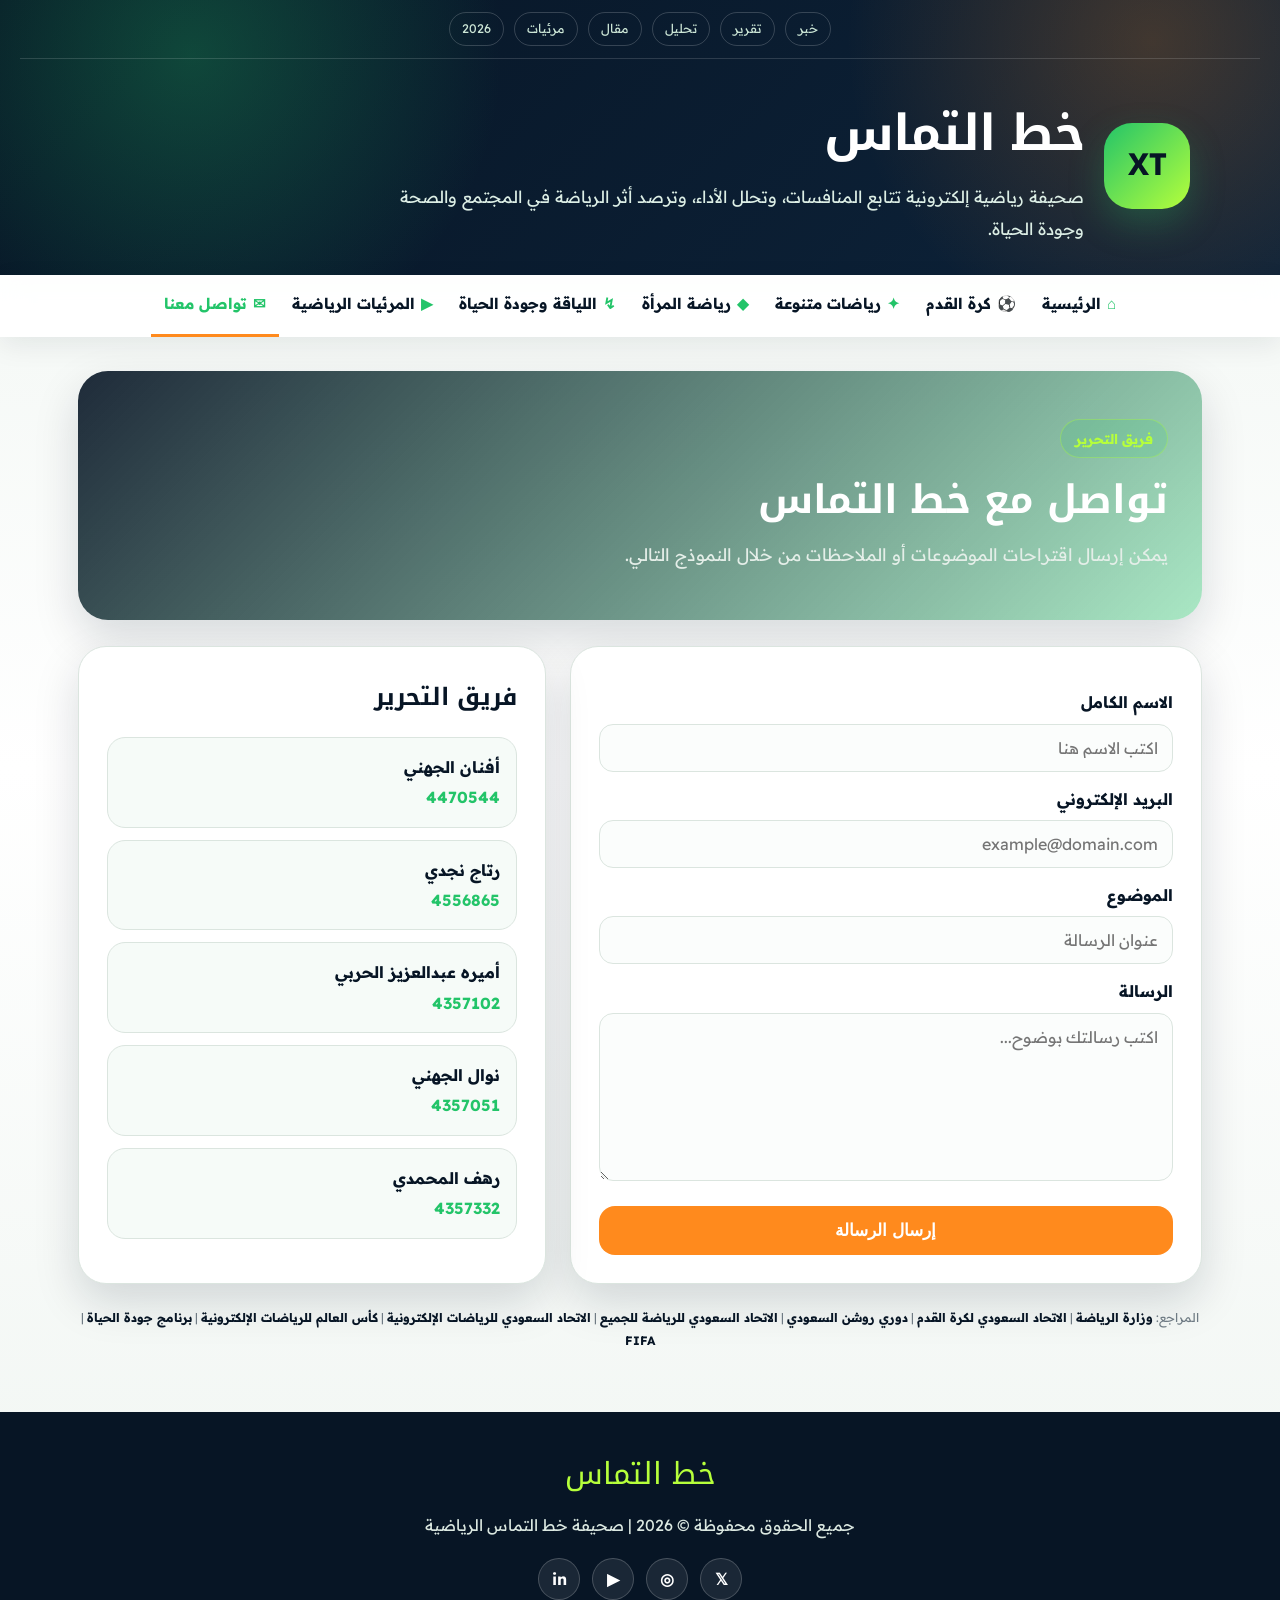
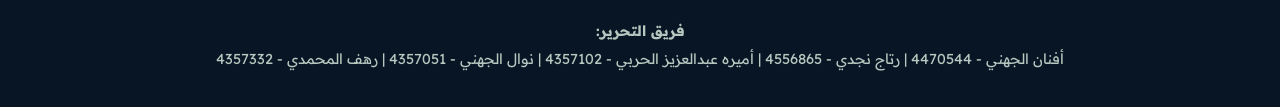
<file: contact-1.html>
<!DOCTYPE html>
<html lang="ar" dir="rtl">
<head>
<meta charset="UTF-8">
<meta name="viewport" content="width=device-width, initial-scale=1.0">
<title>خط التماس | تواصل معنا</title>
<meta name="description" content="صحيفة خط التماس الرياضية الإلكترونية: أخبار وتقارير وتحليلات رياضية حديثة.">
<link rel="stylesheet" href="style.css">
</head>
<body>
<header class="masthead">
    <div class="score-strip">
        <span>خبر</span>
        <span>تقرير</span>
        <span>تحليل</span>
        <span>مقال</span>
        <span>مرئيات</span>
        <span>2026</span>
    </div>
    <div class="brand-zone">
        <div class="brand-mark">XT</div>
        <div>
            <h1>خط التماس</h1>
            <p>صحيفة رياضية إلكترونية تتابع المنافسات، وتحلل الأداء، وترصد أثر الرياضة في المجتمع والصحة وجودة الحياة.</p>
        </div>
    </div>
</header>
<nav class="nav-field">
    <ul>
        <li><a href="index.html" class=""><span>⌂</span>الرئيسية</a></li>
<li><a href="football.html" class=""><span>⚽</span>كرة القدم</a></li>
<li><a href="sports.html" class=""><span>✦</span>رياضات متنوعة</a></li>
<li><a href="women.html" class=""><span>◆</span>رياضة المرأة</a></li>
<li><a href="fitness.html" class=""><span>↯</span>اللياقة وجودة الحياة</a></li>
<li><a href="media.html" class=""><span>▶</span>المرئيات الرياضية</a></li>
<li><a href="contact.html" class="active"><span>✉</span>تواصل معنا</a></li>
    </ul>
</nav>
<main>
<section class="page-hero contact-bg">
    <span class="kicker">فريق التحرير</span>
    <h1>تواصل مع خط التماس</h1>
    <p>يمكن إرسال اقتراحات الموضوعات أو الملاحظات من خلال النموذج التالي.</p>
</section>
<section class="contact-layout">
    <form id="contactForm" class="contact-card">
        <label for="name">الاسم الكامل</label>
        <input id="name" type="text" required placeholder="اكتب الاسم هنا">

        <label for="email">البريد الإلكتروني</label>
        <input id="email" type="email" required placeholder="example@domain.com">

        <label for="subject">الموضوع</label>
        <input id="subject" type="text" required placeholder="عنوان الرسالة">

        <label for="message">الرسالة</label>
        <textarea id="message" rows="7" required placeholder="اكتب رسالتك بوضوح..."></textarea>

        <button type="submit">إرسال الرسالة</button>
    </form>

    <aside class="team-card">
        <h2>فريق التحرير</h2>
        <ul>
            <li><strong>أفنان الجهني</strong><span>4470544</span></li>
            <li><strong>رتاج نجدي</strong><span>4556865</span></li>
            <li><strong>أميره عبدالعزيز الحربي</strong><span>4357102</span></li>
            <li><strong>نوال الجهني</strong><span>4357051</span></li>
            <li><strong>رهف المحمدي</strong><span>4357332</span></li>
        </ul>
    </aside>
</section>
<p class="references-line">المراجع: 
<a href="https://mos.gov.sa/" target="_blank" rel="noopener noreferrer">وزارة الرياضة</a> |
<a href="https://www.saff.com.sa/" target="_blank" rel="noopener noreferrer">الاتحاد السعودي لكرة القدم</a> |
<a href="https://www.spl.com.sa/" target="_blank" rel="noopener noreferrer">دوري روشن السعودي</a> |
<a href="https://sportsforall.com.sa/" target="_blank" rel="noopener noreferrer">الاتحاد السعودي للرياضة للجميع</a> |
<a href="https://saudiesports.sa/" target="_blank" rel="noopener noreferrer">الاتحاد السعودي للرياضات الإلكترونية</a> |
<a href="https://esportsworldcup.com/" target="_blank" rel="noopener noreferrer">كأس العالم للرياضات الإلكترونية</a> |
<a href="https://www.vision2030.gov.sa/ar/explore/programs/quality-of-life-program/" target="_blank" rel="noopener noreferrer">برنامج جودة الحياة</a> |
<a href="https://www.fifa.com/" target="_blank" rel="noopener noreferrer">FIFA</a></p>
</main>
<footer>
    <div class="footer-logo">خط التماس</div>
    <p>جميع الحقوق محفوظة &copy; 2026 | صحيفة خط التماس الرياضية</p>
    <div class="social-section">
        <a href="https://x.com/" target="_blank" rel="noopener noreferrer" aria-label="إكس">𝕏</a>
        <a href="https://www.instagram.com/" target="_blank" rel="noopener noreferrer" aria-label="إنستغرام">◎</a>
        <a href="https://www.youtube.com/" target="_blank" rel="noopener noreferrer" aria-label="يوتيوب">▶</a>
        <a href="https://www.linkedin.com/" target="_blank" rel="noopener noreferrer" aria-label="لينكدإن">in</a>
    </div>
    <p class="footer-team"><strong>فريق التحرير:</strong><br>أفنان الجهني - 4470544 | رتاج نجدي - 4556865 | أميره عبدالعزيز الحربي - 4357102 | نوال الجهني - 4357051 | رهف المحمدي - 4357332</p>
</footer>
<script src="script.js"></script>
</body>
</html>
</file>
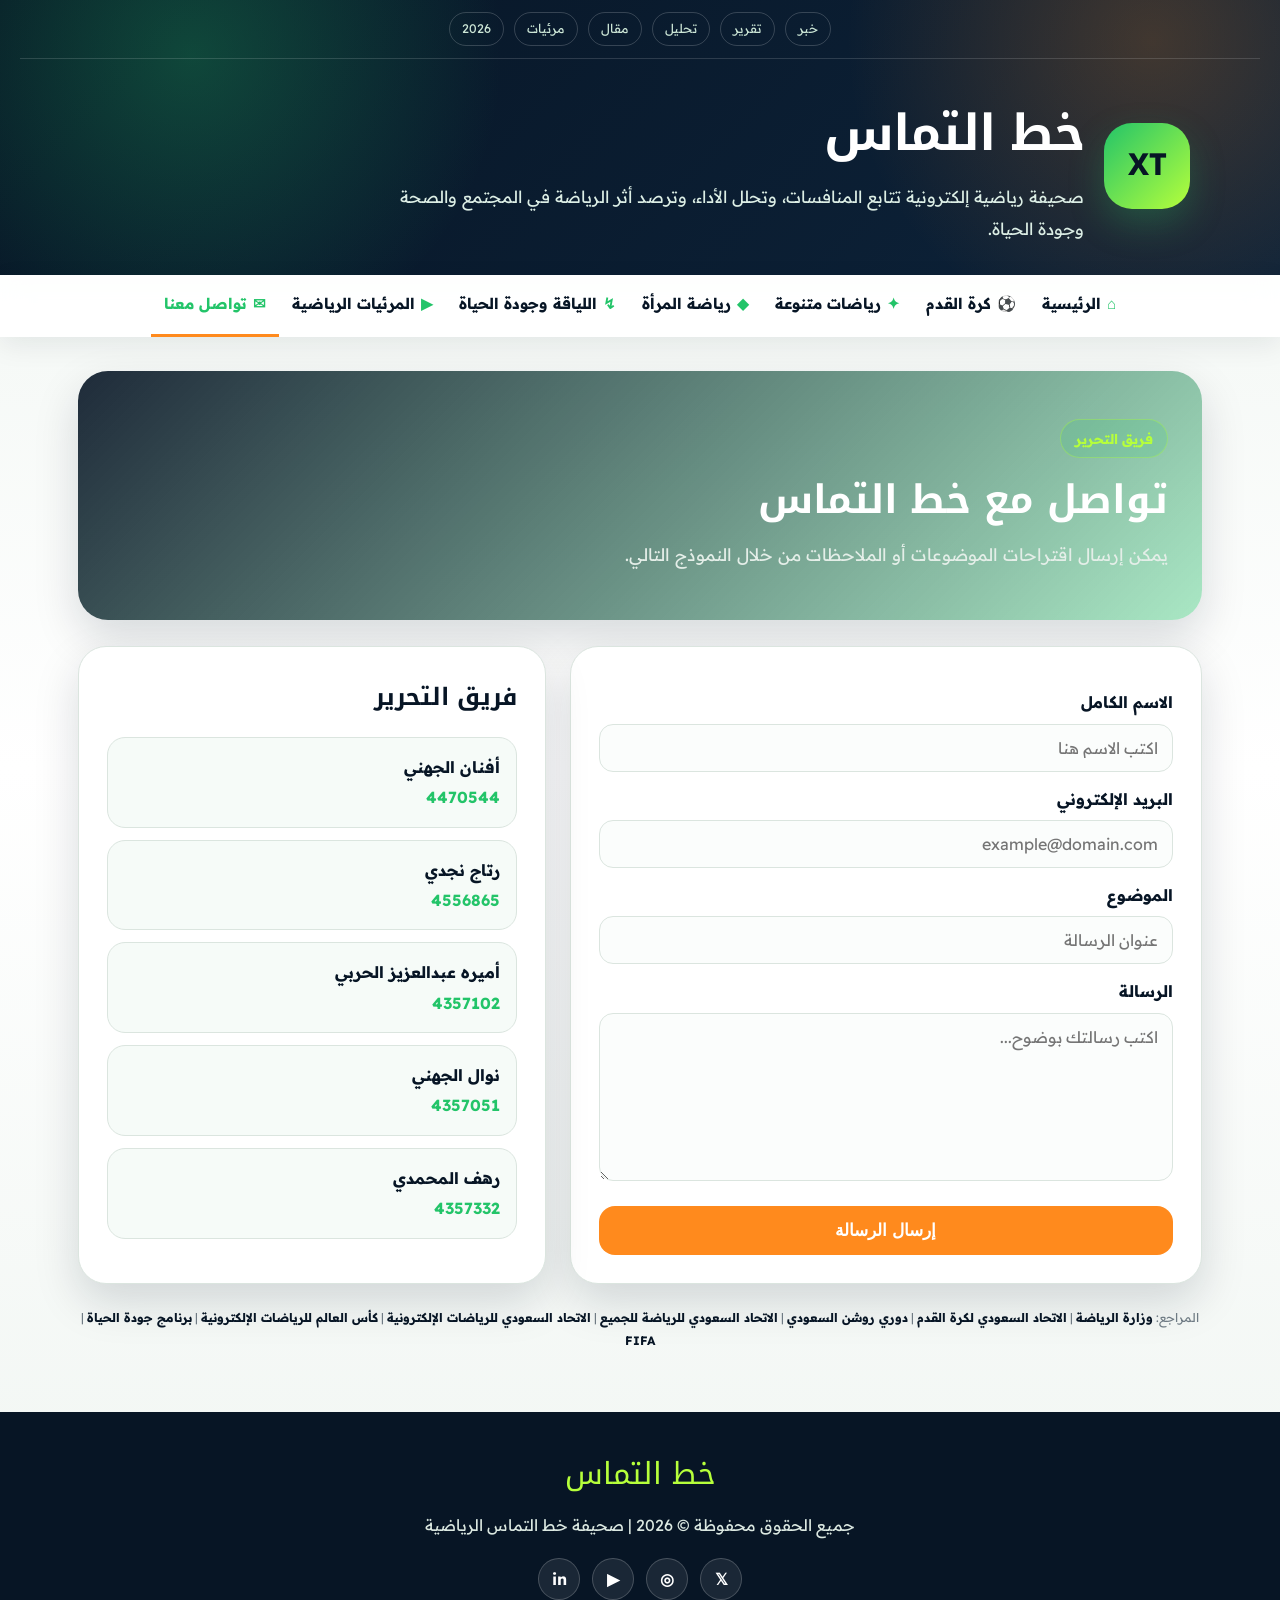
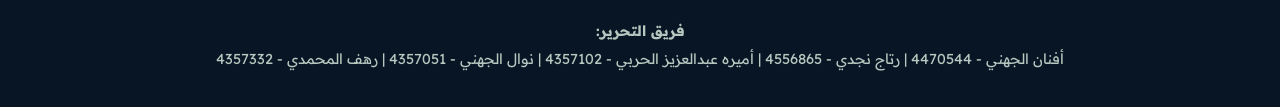
<file: contact.html>
<!DOCTYPE html>
<html lang="ar" dir="rtl">
<head>
<meta charset="UTF-8">
<meta name="viewport" content="width=device-width, initial-scale=1.0">
<title>خط التماس | تواصل معنا</title>
<meta name="description" content="صحيفة خط التماس الرياضية الإلكترونية: أخبار وتقارير وتحليلات رياضية حديثة.">
<link rel="stylesheet" href="style.css">
</head>
<body>
<header class="masthead">
    <div class="score-strip">
        <span>خبر</span>
        <span>تقرير</span>
        <span>تحليل</span>
        <span>مقال</span>
        <span>مرئيات</span>
        <span>2026</span>
    </div>
    <div class="brand-zone">
        <div class="brand-mark">XT</div>
        <div>
            <h1>خط التماس</h1>
            <p>صحيفة رياضية إلكترونية تتابع المنافسات، وتحلل الأداء، وترصد أثر الرياضة في المجتمع والصحة وجودة الحياة.</p>
        </div>
    </div>
</header>
<nav class="nav-field">
    <ul>
        <li><a href="index.html" class=""><span>⌂</span>الرئيسية</a></li>
<li><a href="football.html" class=""><span>⚽</span>كرة القدم</a></li>
<li><a href="sports.html" class=""><span>✦</span>رياضات متنوعة</a></li>
<li><a href="women.html" class=""><span>◆</span>رياضة المرأة</a></li>
<li><a href="fitness.html" class=""><span>↯</span>اللياقة وجودة الحياة</a></li>
<li><a href="media.html" class=""><span>▶</span>المرئيات الرياضية</a></li>
<li><a href="contact.html" class="active"><span>✉</span>تواصل معنا</a></li>
    </ul>
</nav>
<main>
<section class="page-hero contact-bg">
    <span class="kicker">فريق التحرير</span>
    <h1>تواصل مع خط التماس</h1>
    <p>يمكن إرسال اقتراحات الموضوعات أو الملاحظات من خلال النموذج التالي.</p>
</section>
<section class="contact-layout">
    <form id="contactForm" class="contact-card">
        <label for="name">الاسم الكامل</label>
        <input id="name" type="text" required placeholder="اكتب الاسم هنا">

        <label for="email">البريد الإلكتروني</label>
        <input id="email" type="email" required placeholder="example@domain.com">

        <label for="subject">الموضوع</label>
        <input id="subject" type="text" required placeholder="عنوان الرسالة">

        <label for="message">الرسالة</label>
        <textarea id="message" rows="7" required placeholder="اكتب رسالتك بوضوح..."></textarea>

        <button type="submit">إرسال الرسالة</button>
    </form>

    <aside class="team-card">
        <h2>فريق التحرير</h2>
        <ul>
            <li><strong>أفنان الجهني</strong><span>4470544</span></li>
            <li><strong>رتاج نجدي</strong><span>4556865</span></li>
            <li><strong>أميره عبدالعزيز الحربي</strong><span>4357102</span></li>
            <li><strong>نوال الجهني</strong><span>4357051</span></li>
            <li><strong>رهف المحمدي</strong><span>4357332</span></li>
        </ul>
    </aside>
</section>
<p class="references-line">المراجع: 
<a href="https://mos.gov.sa/" target="_blank" rel="noopener noreferrer">وزارة الرياضة</a> |
<a href="https://www.saff.com.sa/" target="_blank" rel="noopener noreferrer">الاتحاد السعودي لكرة القدم</a> |
<a href="https://www.spl.com.sa/" target="_blank" rel="noopener noreferrer">دوري روشن السعودي</a> |
<a href="https://sportsforall.com.sa/" target="_blank" rel="noopener noreferrer">الاتحاد السعودي للرياضة للجميع</a> |
<a href="https://saudiesports.sa/" target="_blank" rel="noopener noreferrer">الاتحاد السعودي للرياضات الإلكترونية</a> |
<a href="https://esportsworldcup.com/" target="_blank" rel="noopener noreferrer">كأس العالم للرياضات الإلكترونية</a> |
<a href="https://www.vision2030.gov.sa/ar/explore/programs/quality-of-life-program/" target="_blank" rel="noopener noreferrer">برنامج جودة الحياة</a> |
<a href="https://www.fifa.com/" target="_blank" rel="noopener noreferrer">FIFA</a></p>
</main>
<footer>
    <div class="footer-logo">خط التماس</div>
    <p>جميع الحقوق محفوظة &copy; 2026 | صحيفة خط التماس الرياضية</p>
    <div class="social-section">
        <a href="https://x.com/" target="_blank" rel="noopener noreferrer" aria-label="إكس">𝕏</a>
        <a href="https://www.instagram.com/" target="_blank" rel="noopener noreferrer" aria-label="إنستغرام">◎</a>
        <a href="https://www.youtube.com/" target="_blank" rel="noopener noreferrer" aria-label="يوتيوب">▶</a>
        <a href="https://www.linkedin.com/" target="_blank" rel="noopener noreferrer" aria-label="لينكدإن">in</a>
    </div>
    <p class="footer-team"><strong>فريق التحرير:</strong><br>أفنان الجهني - 4470544 | رتاج نجدي - 4556865 | أميره عبدالعزيز الحربي - 4357102 | نوال الجهني - 4357051 | رهف المحمدي - 4357332</p>
</footer>
<script src="script.js"></script>
</body>
</html>
</file>
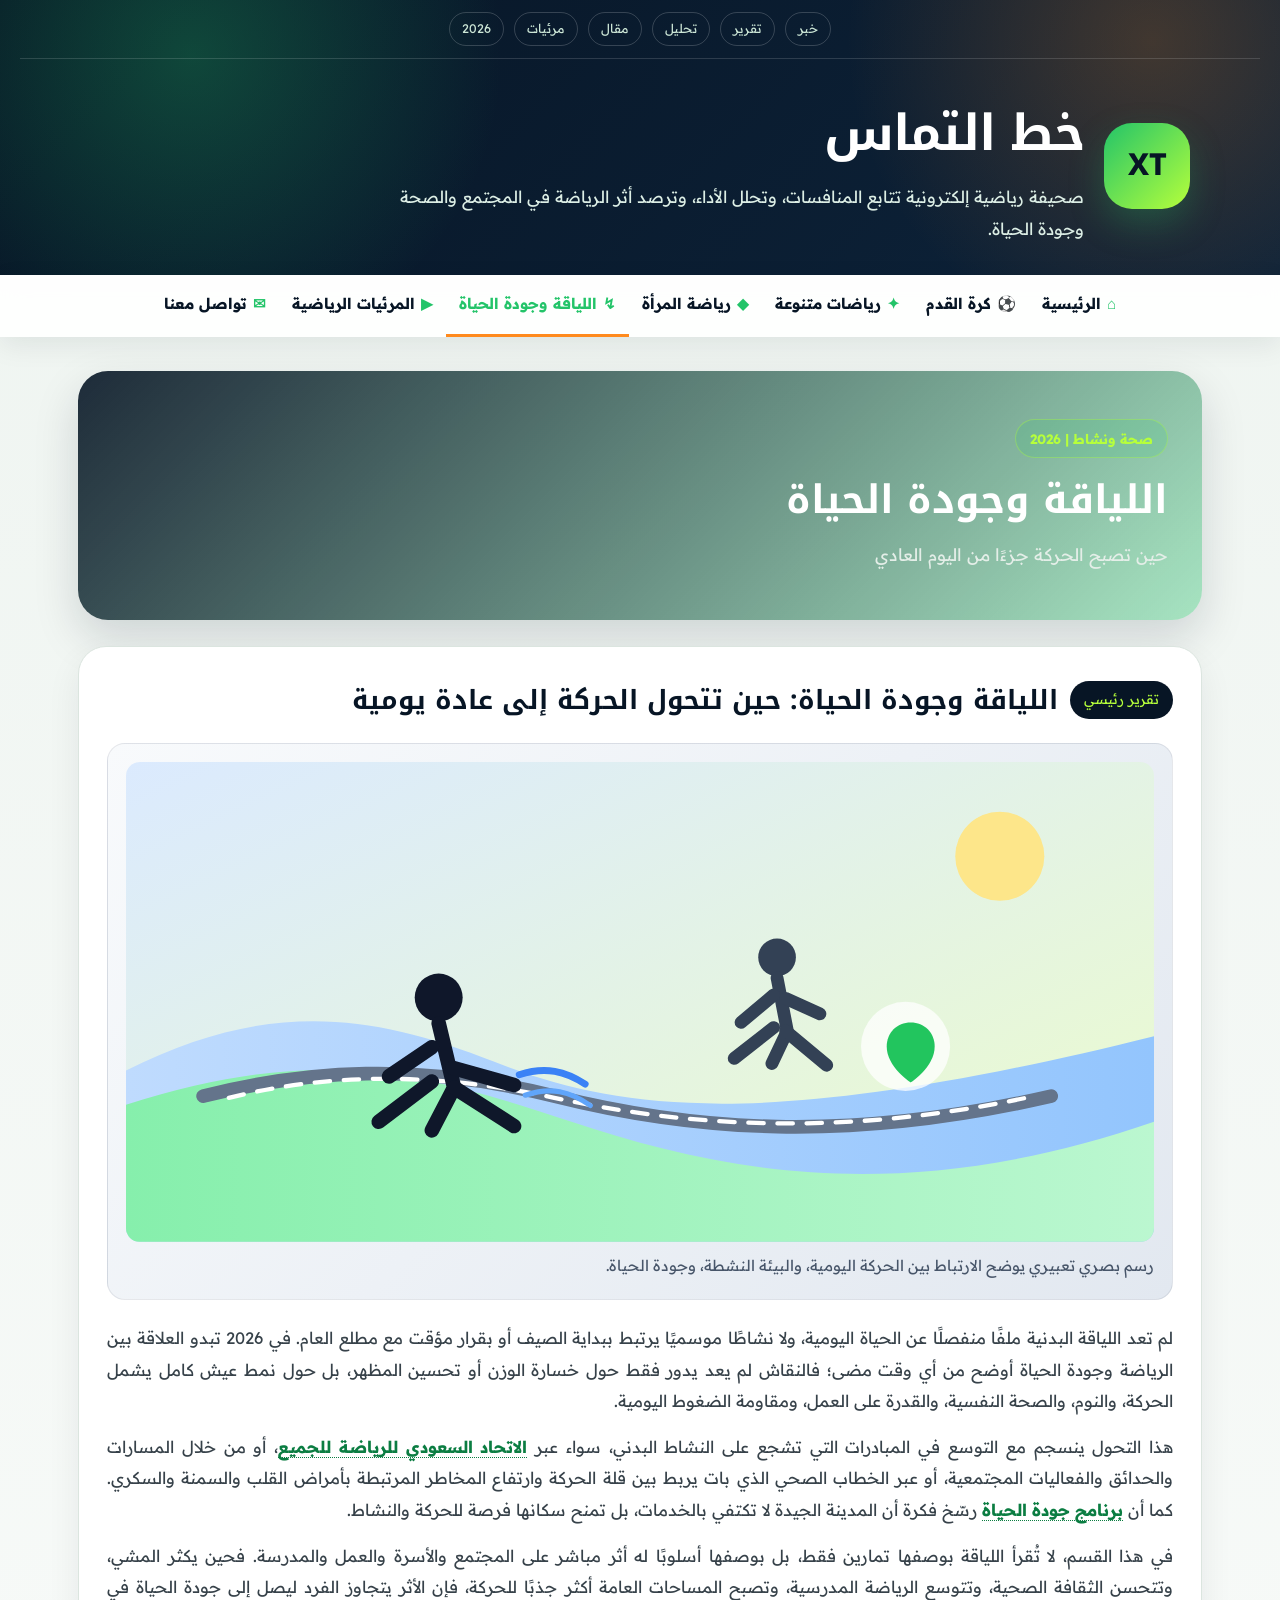
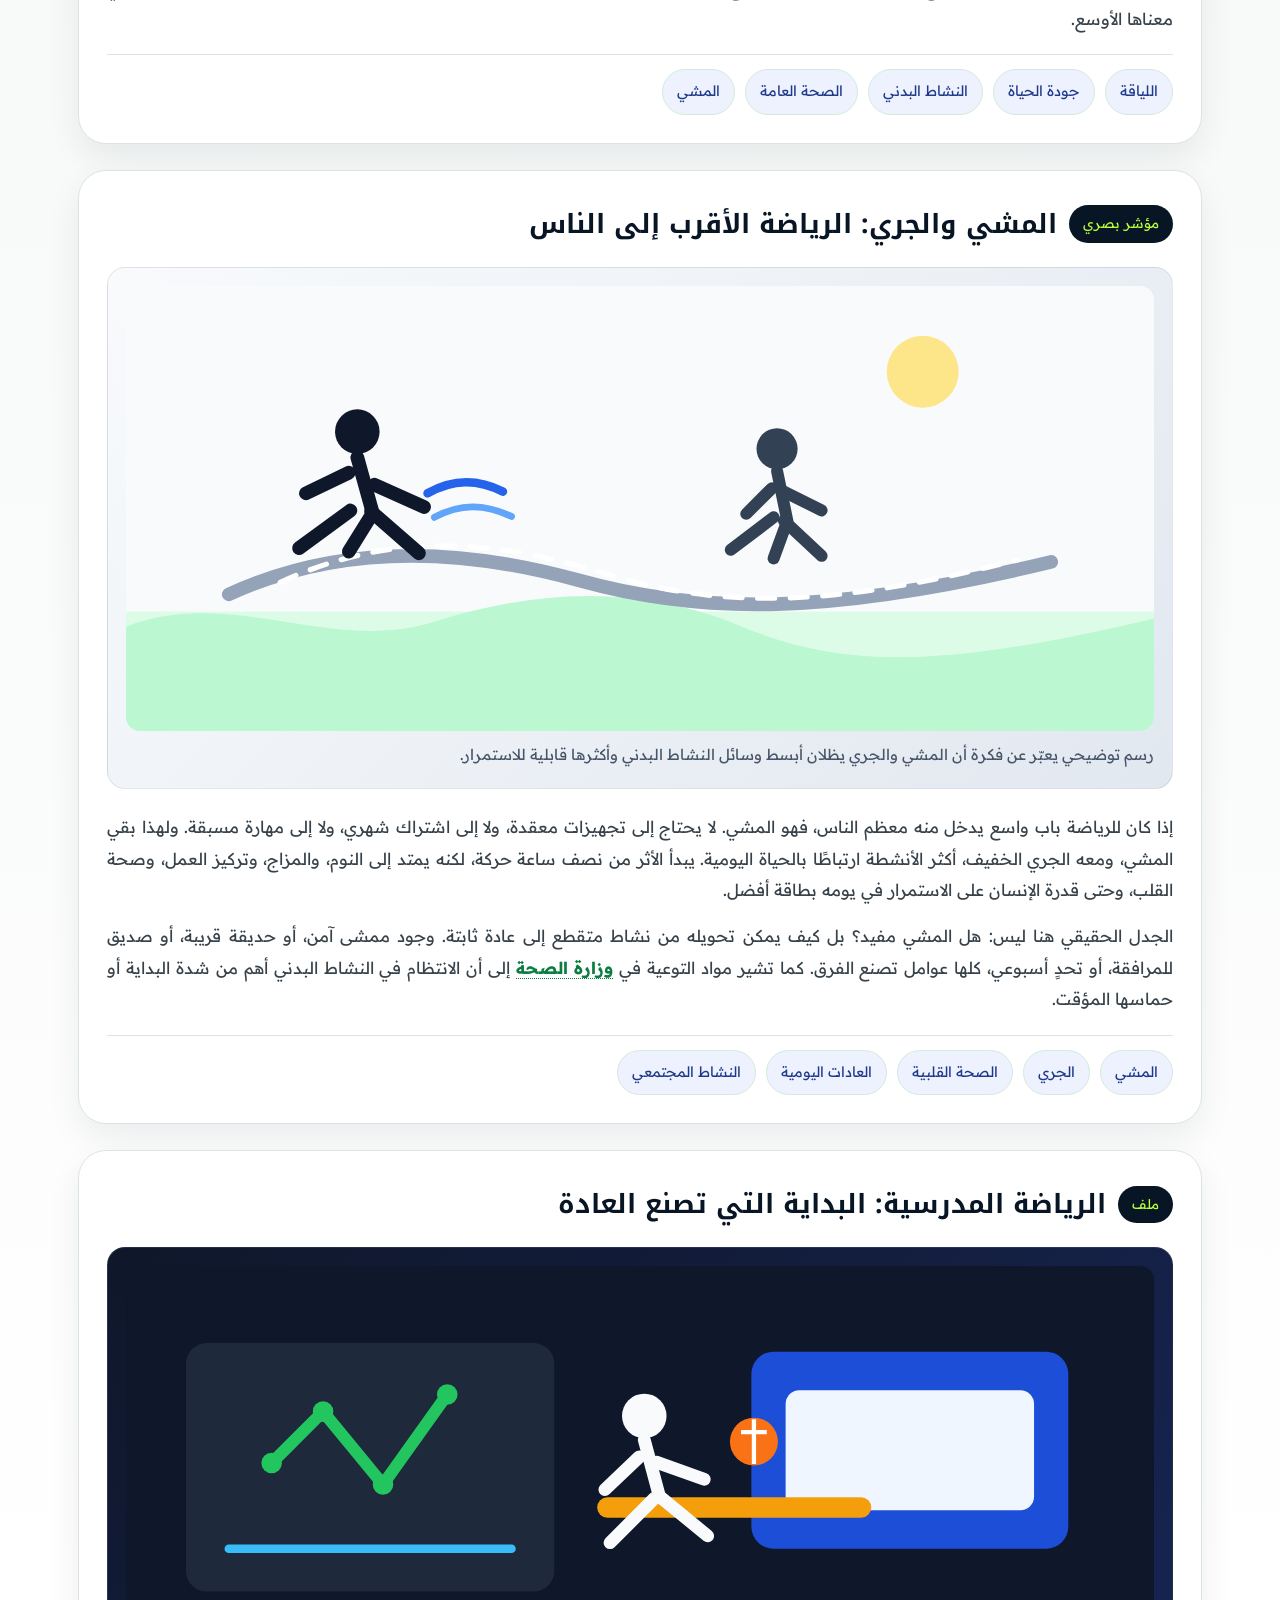
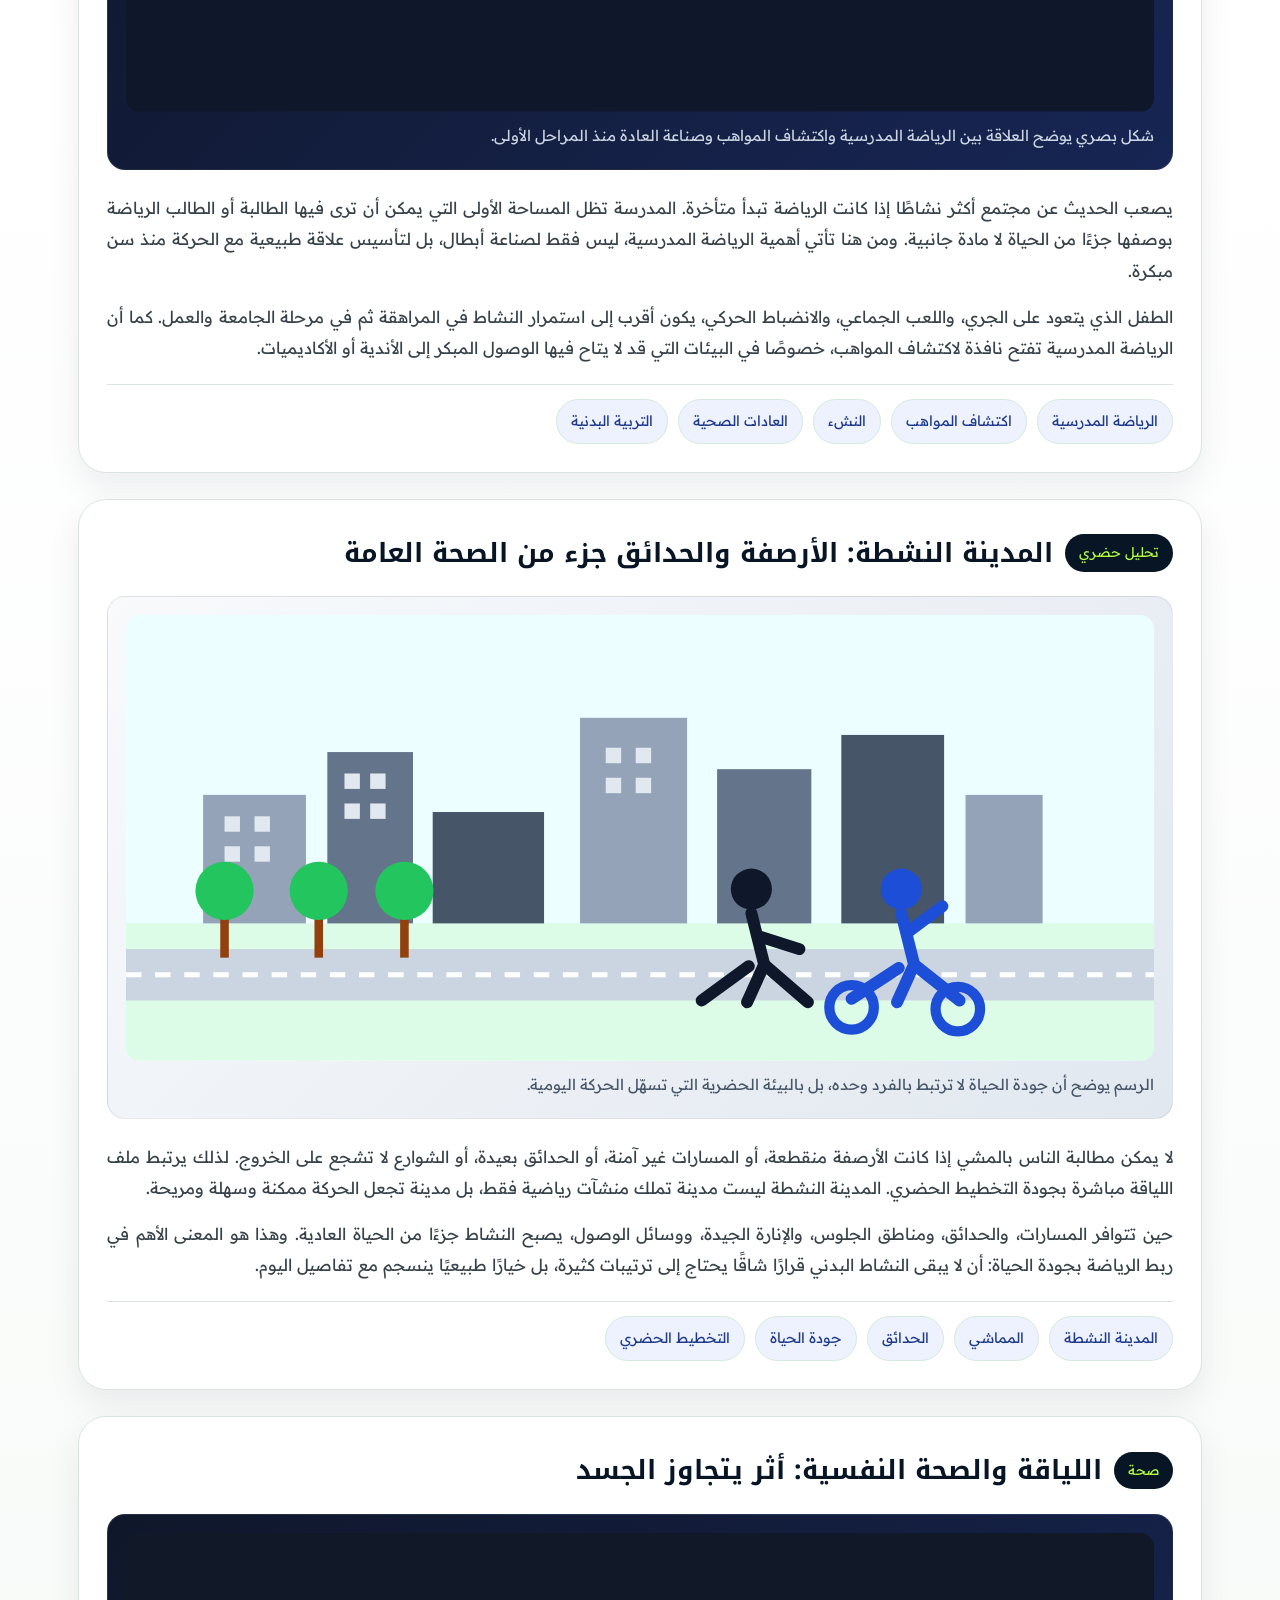
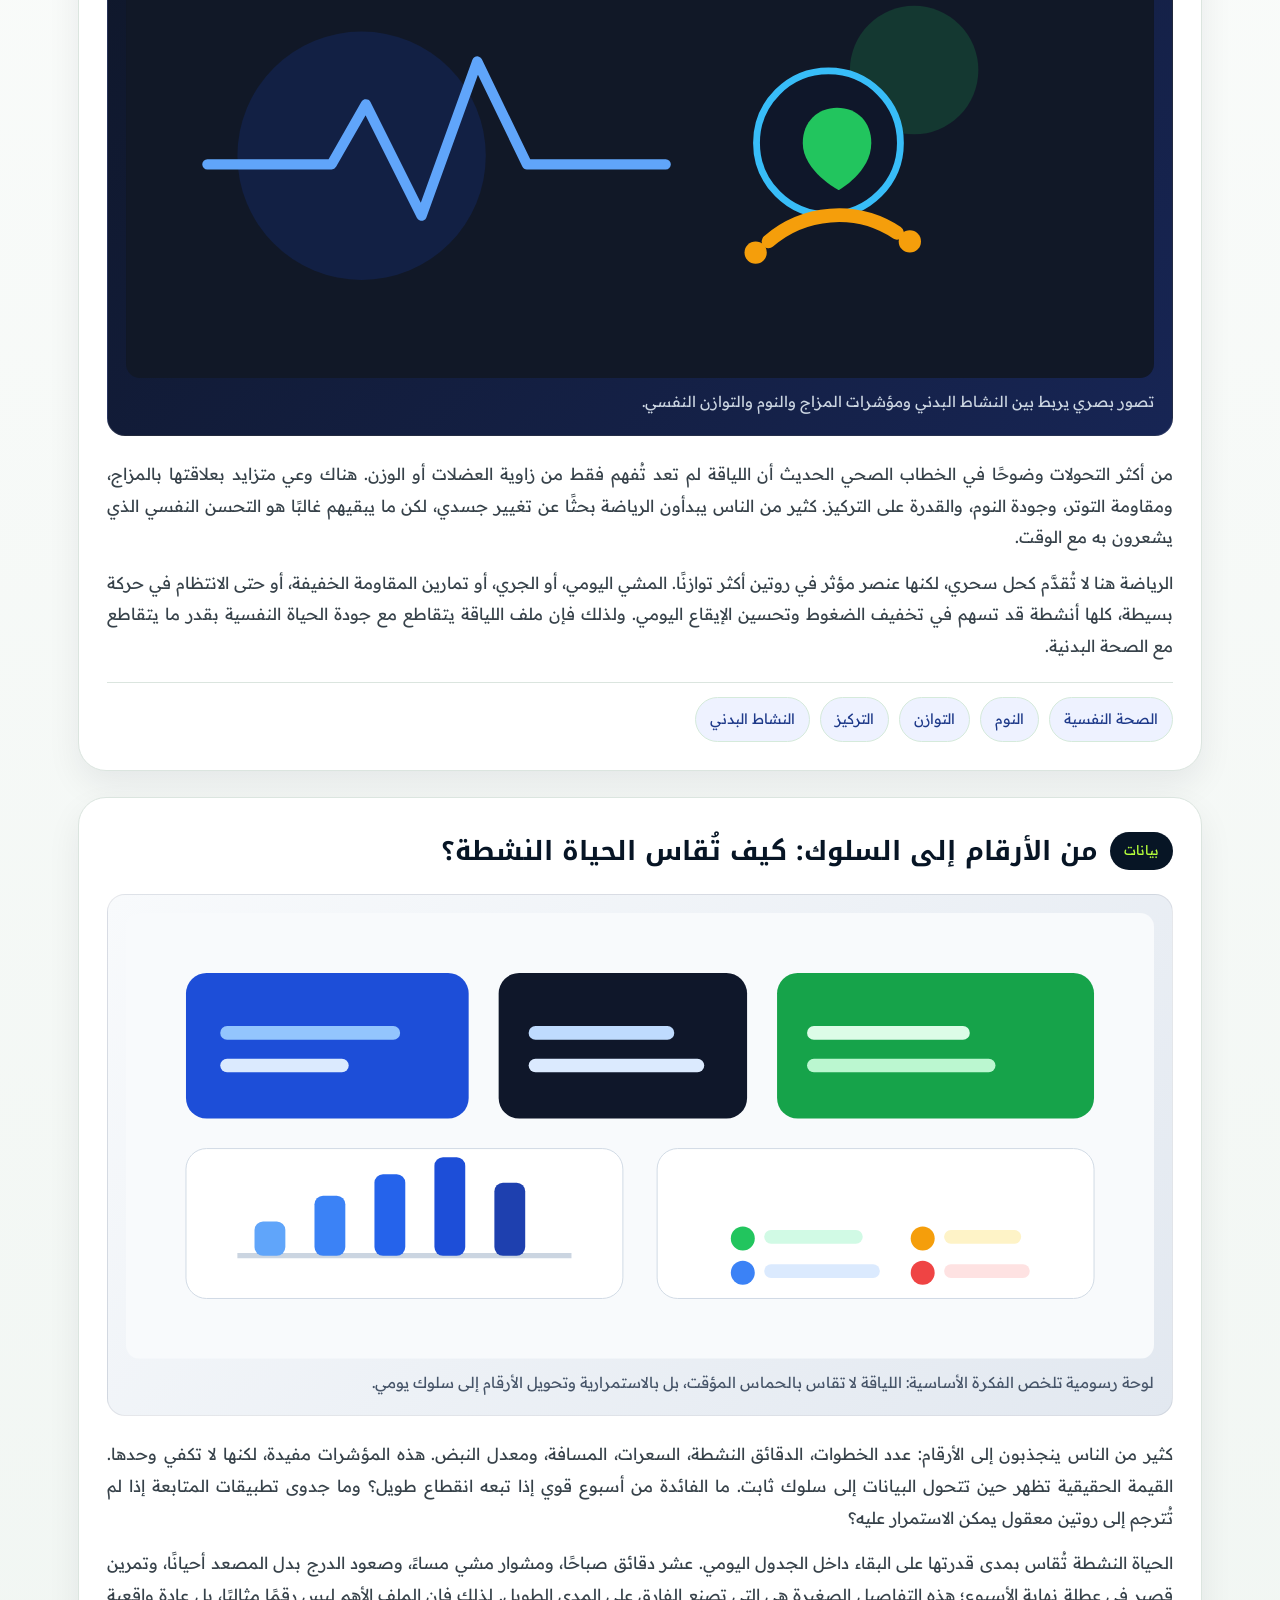
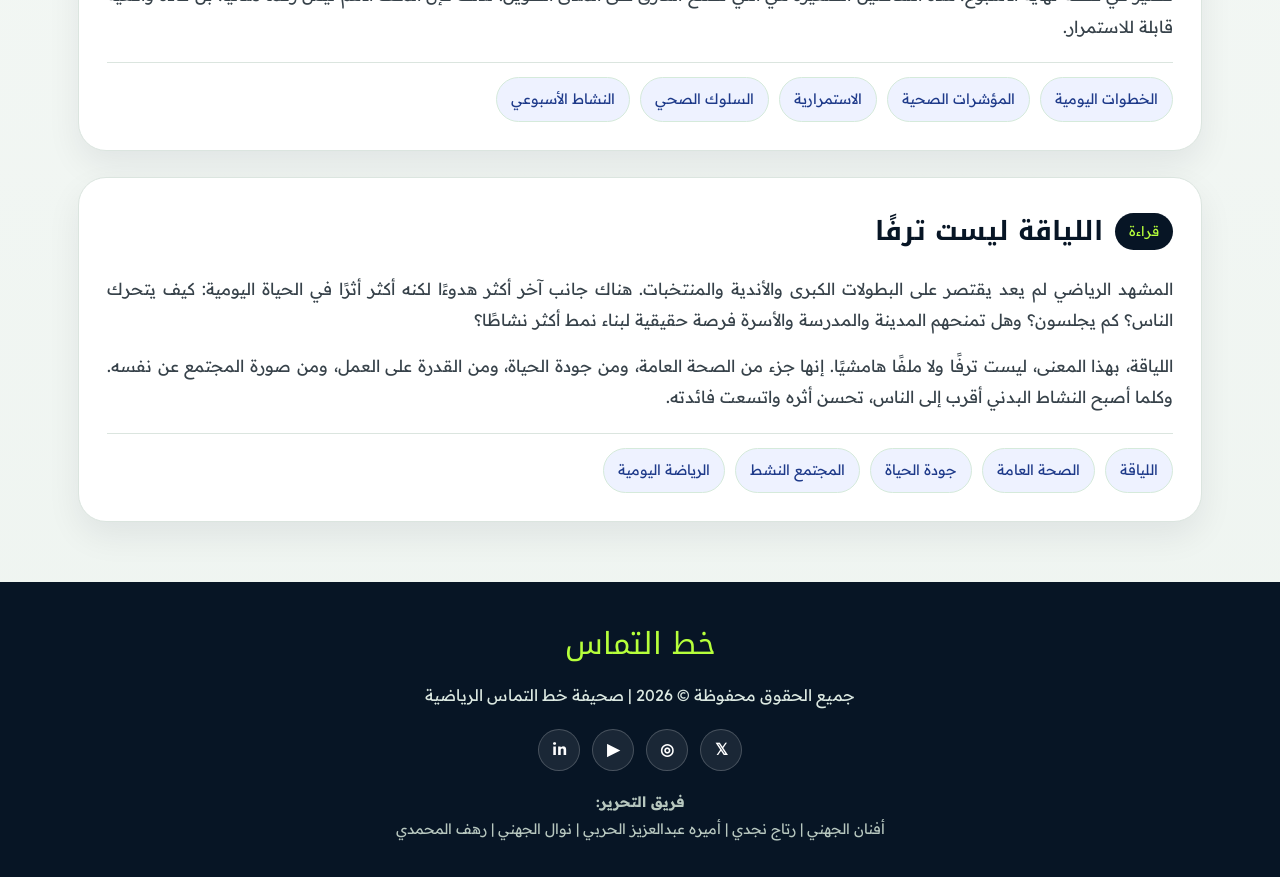
<file: fitness.html>
<!DOCTYPE html>
<html lang="ar" dir="rtl">
<head>
<meta charset="UTF-8">
<meta name="viewport" content="width=device-width, initial-scale=1.0">
<title>خط التماس | اللياقة وجودة الحياة</title>
<meta name="description" content="قسم اللياقة وجودة الحياة في صحيفة خط التماس: المشي والجري، الرياضة المدرسية، المدن النشطة، والصلة بين النشاط البدني والصحة العامة.">
<link rel="stylesheet" href="style.css">

<style>
  .section-photo,
  .section-graphic{
    width:100%;
    border-radius:18px;
    display:block;
    margin:18px 0 22px;
    overflow:hidden;
  }

  .graphic-box{
    margin:18px 0 22px;
    background:linear-gradient(135deg,#0f172a,#172554);
    border-radius:18px;
    padding:18px;
    overflow:hidden;
    border:1px solid rgba(255,255,255,.08);
  }

  .graphic-box.light{
    background:linear-gradient(135deg,#f8fafc,#e2e8f0);
    border:1px solid rgba(15,23,42,.08);
  }

  .graphic-box svg{
    width:100%;
    height:auto;
    display:block;
    border-radius:14px;
  }

  .graphic-note{
    font-size:.95rem;
    margin-top:10px;
    color:#475569;
    line-height:1.9;
  }

  .dark-note{
    color:#cbd5e1;
  }

  .keywords{
    display:flex;
    flex-wrap:wrap;
    gap:10px;
    margin-top:20px;
  }

  .keywords span{
    background:#eef2ff;
    color:#1e3a8a;
    border-radius:999px;
    padding:8px 14px;
    font-size:.9rem;
  }

  .inline-link{
    color:#0f4c81;
    font-weight:600;
    text-decoration:none;
    border-bottom:1px solid rgba(15,76,129,.25);
  }

  .inline-link:hover{
    color:#082f49;
  }
</style>
</head>

<body>

<header class="masthead">
    <div class="score-strip">
        <span>خبر</span>
        <span>تقرير</span>
        <span>تحليل</span>
        <span>مقال</span>
        <span>مرئيات</span>
        <span>2026</span>
    </div>

    <div class="brand-zone">
        <div class="brand-mark">XT</div>
        <div>
            <h1>خط التماس</h1>
            <p>صحيفة رياضية إلكترونية تتابع المنافسات، وتحلل الأداء، وترصد أثر الرياضة في المجتمع والصحة وجودة الحياة.</p>
        </div>
    </div>
</header>

<nav class="nav-field">
    <ul>
        <li><a href="index.html"><span>⌂</span>الرئيسية</a></li>
        <li><a href="football.html"><span>⚽</span>كرة القدم</a></li>
        <li><a href="sports.html"><span>✦</span>رياضات متنوعة</a></li>
        <li><a href="women.html"><span>◆</span>رياضة المرأة</a></li>
        <li><a href="fitness.html" class="active"><span>↯</span>اللياقة وجودة الحياة</a></li>
        <li><a href="media.html"><span>▶</span>المرئيات الرياضية</a></li>
        <li><a href="contact.html"><span>✉</span>تواصل معنا</a></li>
    </ul>
</nav>

<main>

<section class="page-hero fitness-bg">
    <span class="kicker">صحة ونشاط | 2026</span>
    <h1>اللياقة وجودة الحياة</h1>
    <p>حين تصبح الحركة جزءًا من اليوم العادي</p>
</section>

<article class="article-shell">

<section class="long-read">
    <div class="read-head">
        <span>تقرير رئيسي</span>
        <h2>اللياقة وجودة الحياة: حين تتحول الحركة إلى عادة يومية</h2>
    </div>

    <div class="graphic-box light">
        <svg viewBox="0 0 1200 560" xmlns="http://www.w3.org/2000/svg" role="img" aria-label="رسم تعبيري عن اللياقة وجودة الحياة">
            <defs>
                <linearGradient id="bgMain" x1="0" x2="1" y1="0" y2="1">
                    <stop offset="0%" stop-color="#dbeafe"/>
                    <stop offset="100%" stop-color="#ecfccb"/>
                </linearGradient>
                <linearGradient id="hillA" x1="0" x2="1">
                    <stop offset="0%" stop-color="#86efac"/>
                    <stop offset="100%" stop-color="#bbf7d0"/>
                </linearGradient>
                <linearGradient id="hillB" x1="0" x2="1">
                    <stop offset="0%" stop-color="#bfdbfe"/>
                    <stop offset="100%" stop-color="#93c5fd"/>
                </linearGradient>
            </defs>
            <rect width="1200" height="560" fill="url(#bgMain)"/>
            <circle cx="1020" cy="110" r="52" fill="#fde68a"/>
            <path d="M0 360 C160 280, 280 290, 430 350 S760 430, 1200 320 L1200 560 L0 560 Z" fill="url(#hillB)"/>
            <path d="M0 400 C220 330, 340 360, 520 420 S910 520, 1200 420 L1200 560 L0 560 Z" fill="url(#hillA)"/>
            <path d="M90 390 C210 360, 340 350, 500 390 S840 445, 1080 390" stroke="#64748b" stroke-width="16" fill="none" stroke-linecap="round"/>
            <path d="M120 392 C230 365, 350 360, 500 392 S830 440, 1060 390" stroke="#ffffff" stroke-width="5" fill="none" stroke-dasharray="18 16" stroke-linecap="round"/>
            <g transform="translate(365,275)">
                <circle cx="0" cy="0" r="28" fill="#0f172a"/>
                <path d="M0 30 L18 105 L-8 155" stroke="#0f172a" stroke-width="17" fill="none" stroke-linecap="round"/>
                <path d="M16 82 L88 102" stroke="#0f172a" stroke-width="17" fill="none" stroke-linecap="round"/>
                <path d="M18 105 L88 150" stroke="#0f172a" stroke-width="17" fill="none" stroke-linecap="round"/>
                <path d="M-8 98 L-70 145" stroke="#0f172a" stroke-width="17" fill="none" stroke-linecap="round"/>
                <path d="M-8 58 L-58 92" stroke="#0f172a" stroke-width="17" fill="none" stroke-linecap="round"/>
                <path d="M94 90 C125 80,148 86,171 101" stroke="#3b82f6" stroke-width="8" fill="none" stroke-linecap="round"/>
                <path d="M101 114 C131 104,153 109,177 126" stroke="#60a5fa" stroke-width="6" fill="none" stroke-linecap="round"/>
            </g>
            <g transform="translate(760,228)">
                <circle cx="0" cy="0" r="22" fill="#334155"/>
                <path d="M0 24 L12 86 L-6 124" stroke="#334155" stroke-width="15" fill="none" stroke-linecap="round"/>
                <path d="M10 86 L58 126" stroke="#334155" stroke-width="15" fill="none" stroke-linecap="round"/>
                <path d="M-4 82 L-50 118" stroke="#334155" stroke-width="15" fill="none" stroke-linecap="round"/>
                <path d="M10 48 L50 66" stroke="#334155" stroke-width="15" fill="none" stroke-linecap="round"/>
                <path d="M-4 44 L-42 76" stroke="#334155" stroke-width="15" fill="none" stroke-linecap="round"/>
            </g>
            <g transform="translate(910,332)">
                <circle cx="0" cy="0" r="52" fill="#ffffff" opacity=".75"/>
                <path d="M-22 0 C-22 -16, -10 -28, 6 -28 C22 -28, 34 -16, 34 0 C34 24, 6 42, 6 42 C6 42, -22 24, -22 0 Z" fill="#22c55e"/>
            </g>
        </svg>
        <div class="graphic-note">
            رسم بصري تعبيري يوضح الارتباط بين الحركة اليومية، والبيئة النشطة، وجودة الحياة.
        </div>
    </div>

    <p>لم تعد اللياقة البدنية ملفًا منفصلًا عن الحياة اليومية، ولا نشاطًا موسميًا يرتبط ببداية الصيف أو بقرار مؤقت مع مطلع العام. في 2026 تبدو العلاقة بين الرياضة وجودة الحياة أوضح من أي وقت مضى؛ فالنقاش لم يعد يدور فقط حول خسارة الوزن أو تحسين المظهر، بل حول نمط عيش كامل يشمل الحركة، والنوم، والصحة النفسية، والقدرة على العمل، ومقاومة الضغوط اليومية.</p>

    <p>هذا التحول ينسجم مع التوسع في المبادرات التي تشجع على النشاط البدني، سواء عبر <a class="inline-link" href="https://sportsforall.com.sa/" target="_blank" rel="noopener noreferrer">الاتحاد السعودي للرياضة للجميع</a>، أو من خلال المسارات والحدائق والفعاليات المجتمعية، أو عبر الخطاب الصحي الذي بات يربط بين قلة الحركة وارتفاع المخاطر المرتبطة بأمراض القلب والسمنة والسكري. كما أن <a class="inline-link" href="https://www.vision2030.gov.sa/ar/explore/programs/quality-of-life-program/" target="_blank" rel="noopener noreferrer">برنامج جودة الحياة</a> رسّخ فكرة أن المدينة الجيدة لا تكتفي بالخدمات، بل تمنح سكانها فرصة للحركة والنشاط.</p>

    <p>في هذا القسم، لا تُقرأ اللياقة بوصفها تمارين فقط، بل بوصفها أسلوبًا له أثر مباشر على المجتمع والأسرة والعمل والمدرسة. فحين يكثر المشي، وتتحسن الثقافة الصحية، وتتوسع الرياضة المدرسية، وتصبح المساحات العامة أكثر جذبًا للحركة، فإن الأثر يتجاوز الفرد ليصل إلى جودة الحياة في معناها الأوسع.</p>

    <div class="keywords">
        <span>اللياقة</span>
        <span>جودة الحياة</span>
        <span>النشاط البدني</span>
        <span>الصحة العامة</span>
        <span>المشي</span>
    </div>
</section>

<section class="long-read">
    <div class="read-head">
        <span>مؤشر بصري</span>
        <h2>المشي والجري: الرياضة الأقرب إلى الناس</h2>
    </div>

    <div class="graphic-box light">
        <svg viewBox="0 0 1200 520" xmlns="http://www.w3.org/2000/svg" role="img" aria-label="رسم توضيحي للمشي والجري">
            <rect width="1200" height="520" fill="#f8fafc"/>
            <rect y="380" width="1200" height="140" fill="#dcfce7"/>
            <path d="M0 398 C120 350, 240 430, 360 392 S600 348, 720 398 S960 445, 1200 388 L1200 520 L0 520 Z" fill="#bbf7d0"/>
            <circle cx="930" cy="100" r="42" fill="#fde68a"/>
            <path d="M120 360 C250 300, 390 305, 530 344 S820 385, 1080 322" stroke="#94a3b8" stroke-width="16" fill="none" stroke-linecap="round"/>
            <path d="M180 346 C300 290, 418 292, 560 336 S836 372, 1040 320" stroke="#ffffff" stroke-width="6" fill="none" stroke-dasharray="20 18" stroke-linecap="round"/>
            <g transform="translate(270,170)">
                <circle cx="0" cy="0" r="26" fill="#0f172a"/>
                <path d="M0 30 L18 95 L-10 140" stroke="#0f172a" stroke-width="16" fill="none" stroke-linecap="round"/>
                <path d="M20 62 L78 88" stroke="#0f172a" stroke-width="16" fill="none" stroke-linecap="round"/>
                <path d="M16 93 L72 142" stroke="#0f172a" stroke-width="16" fill="none" stroke-linecap="round"/>
                <path d="M-8 92 L-68 136" stroke="#0f172a" stroke-width="16" fill="none" stroke-linecap="round"/>
                <path d="M-10 48 L-60 72" stroke="#0f172a" stroke-width="16" fill="none" stroke-linecap="round"/>
                <path d="M82 72 C112 55,140 55,170 70" stroke="#2563eb" stroke-width="10" fill="none" stroke-linecap="round"/>
                <path d="M90 100 C120 84,148 84,180 99" stroke="#60a5fa" stroke-width="8" fill="none" stroke-linecap="round"/>
            </g>
            <g transform="translate(760,190)">
                <circle cx="0" cy="0" r="24" fill="#334155"/>
                <path d="M0 26 L12 84 L-4 128" stroke="#334155" stroke-width="14" fill="none" stroke-linecap="round"/>
                <path d="M8 84 L52 125" stroke="#334155" stroke-width="14" fill="none" stroke-linecap="round"/>
                <path d="M-4 80 L-54 118" stroke="#334155" stroke-width="14" fill="none" stroke-linecap="round"/>
                <path d="M8 50 L52 72" stroke="#334155" stroke-width="14" fill="none" stroke-linecap="round"/>
                <path d="M-6 46 L-36 76" stroke="#334155" stroke-width="14" fill="none" stroke-linecap="round"/>
            </g>
        </svg>
        <div class="graphic-note">
            رسم توضيحي يعبّر عن فكرة أن المشي والجري يظلان أبسط وسائل النشاط البدني وأكثرها قابلية للاستمرار.
        </div>
    </div>

    <p>إذا كان للرياضة باب واسع يدخل منه معظم الناس، فهو المشي. لا يحتاج إلى تجهيزات معقدة، ولا إلى اشتراك شهري، ولا إلى مهارة مسبقة. ولهذا بقي المشي، ومعه الجري الخفيف، أكثر الأنشطة ارتباطًا بالحياة اليومية. يبدأ الأثر من نصف ساعة حركة، لكنه يمتد إلى النوم، والمزاج، وتركيز العمل، وصحة القلب، وحتى قدرة الإنسان على الاستمرار في يومه بطاقة أفضل.</p>

    <p>الجدل الحقيقي هنا ليس: هل المشي مفيد؟ بل كيف يمكن تحويله من نشاط متقطع إلى عادة ثابتة. وجود ممشى آمن، أو حديقة قريبة، أو صديق للمرافقة، أو تحدٍ أسبوعي، كلها عوامل تصنع الفرق. كما تشير مواد التوعية في <a class="inline-link" href="https://www.moh.gov.sa/HealthAwareness/EducationalContent/wh/Pages/PhysicalActivity.aspx" target="_blank" rel="noopener noreferrer">وزارة الصحة</a> إلى أن الانتظام في النشاط البدني أهم من شدة البداية أو حماسها المؤقت.</p>

    <div class="keywords">
        <span>المشي</span>
        <span>الجري</span>
        <span>الصحة القلبية</span>
        <span>العادات اليومية</span>
        <span>النشاط المجتمعي</span>
    </div>
</section>

<section class="long-read">
    <div class="read-head">
        <span>ملف</span>
        <h2>الرياضة المدرسية: البداية التي تصنع العادة</h2>
    </div>

    <div class="graphic-box">
        <svg viewBox="0 0 1200 520" xmlns="http://www.w3.org/2000/svg" role="img" aria-label="رسم توضيحي للرياضة المدرسية">
            <rect width="1200" height="520" fill="#0f172a"/>
            <rect x="70" y="90" width="430" height="290" rx="24" fill="#1e293b"/>
            <rect x="730" y="100" width="370" height="230" rx="26" fill="#1d4ed8"/>
            <rect x="770" y="145" width="290" height="140" rx="16" fill="#eff6ff"/>
            <path d="M120 330 L450 330" stroke="#38bdf8" stroke-width="10" stroke-linecap="round"/>
            <path d="M170 230 L230 170 L300 255 L375 150" stroke="#22c55e" stroke-width="14" fill="none" stroke-linecap="round" stroke-linejoin="round"/>
            <circle cx="170" cy="230" r="12" fill="#22c55e"/>
            <circle cx="230" cy="170" r="12" fill="#22c55e"/>
            <circle cx="300" cy="255" r="12" fill="#22c55e"/>
            <circle cx="375" cy="150" r="12" fill="#22c55e"/>
            <g transform="translate(605,175)">
                <rect x="-55" y="95" width="320" height="24" rx="12" fill="#f59e0b"/>
                <circle cx="0" cy="0" r="26" fill="#f8fafc"/>
                <path d="M0 28 L18 95" stroke="#f8fafc" stroke-width="15" fill="none" stroke-linecap="round"/>
                <path d="M18 94 L74 140" stroke="#f8fafc" stroke-width="15" fill="none" stroke-linecap="round"/>
                <path d="M12 96 L-40 148" stroke="#f8fafc" stroke-width="15" fill="none" stroke-linecap="round"/>
                <path d="M14 54 L70 74" stroke="#f8fafc" stroke-width="15" fill="none" stroke-linecap="round"/>
                <path d="M-6 48 L-46 86" stroke="#f8fafc" stroke-width="15" fill="none" stroke-linecap="round"/>
                <circle cx="128" cy="30" r="28" fill="#f97316"/>
                <path d="M113 19 H143 M128 4 V56" stroke="#fff" stroke-width="5"/>
            </g>
        </svg>
        <div class="graphic-note dark-note">
            شكل بصري يوضح العلاقة بين الرياضة المدرسية واكتشاف المواهب وصناعة العادة منذ المراحل الأولى.
        </div>
    </div>

    <p>يصعب الحديث عن مجتمع أكثر نشاطًا إذا كانت الرياضة تبدأ متأخرة. المدرسة تظل المساحة الأولى التي يمكن أن ترى فيها الطالبة أو الطالب الرياضة بوصفها جزءًا من الحياة لا مادة جانبية. ومن هنا تأتي أهمية الرياضة المدرسية، ليس فقط لصناعة أبطال، بل لتأسيس علاقة طبيعية مع الحركة منذ سن مبكرة.</p>

    <p>الطفل الذي يتعود على الجري، واللعب الجماعي، والانضباط الحركي، يكون أقرب إلى استمرار النشاط في المراهقة ثم في مرحلة الجامعة والعمل. كما أن الرياضة المدرسية تفتح نافذة لاكتشاف المواهب، خصوصًا في البيئات التي قد لا يتاح فيها الوصول المبكر إلى الأندية أو الأكاديميات.</p>

    <div class="keywords">
        <span>الرياضة المدرسية</span>
        <span>اكتشاف المواهب</span>
        <span>النشء</span>
        <span>العادات الصحية</span>
        <span>التربية البدنية</span>
    </div>
</section>

<section class="long-read">
    <div class="read-head">
        <span>تحليل حضري</span>
        <h2>المدينة النشطة: الأرصفة والحدائق جزء من الصحة العامة</h2>
    </div>

    <div class="graphic-box light">
        <svg viewBox="0 0 1200 520" xmlns="http://www.w3.org/2000/svg" role="img" aria-label="رسم توضيحي للمدينة النشطة">
            <rect width="1200" height="520" fill="#ecfeff"/>
            <rect y="360" width="1200" height="160" fill="#dcfce7"/>
            <rect y="390" width="1200" height="60" fill="#cbd5e1"/>
            <path d="M0 420 H1200" stroke="#ffffff" stroke-width="6" stroke-dasharray="18 16"/>
            <rect x="90" y="210" width="120" height="150" fill="#94a3b8"/>
            <rect x="235" y="160" width="100" height="200" fill="#64748b"/>
            <rect x="358" y="230" width="130" height="130" fill="#475569"/>
            <rect x="530" y="120" width="125" height="240" fill="#94a3b8"/>
            <rect x="690" y="180" width="110" height="180" fill="#64748b"/>
            <rect x="835" y="140" width="120" height="220" fill="#475569"/>
            <rect x="980" y="210" width="90" height="150" fill="#94a3b8"/>
            <g fill="#e2e8f0">
                <rect x="115" y="235" width="18" height="18"/>
                <rect x="150" y="235" width="18" height="18"/>
                <rect x="115" y="270" width="18" height="18"/>
                <rect x="150" y="270" width="18" height="18"/>
                <rect x="255" y="185" width="18" height="18"/>
                <rect x="285" y="185" width="18" height="18"/>
                <rect x="255" y="220" width="18" height="18"/>
                <rect x="285" y="220" width="18" height="18"/>
                <rect x="560" y="155" width="18" height="18"/>
                <rect x="595" y="155" width="18" height="18"/>
                <rect x="560" y="190" width="18" height="18"/>
                <rect x="595" y="190" width="18" height="18"/>
            </g>
            <g transform="translate(180,340)">
                <rect x="-70" y="0" width="10" height="60" fill="#92400e"/>
                <circle cx="-65" cy="-18" r="34" fill="#22c55e"/>
                <rect x="40" y="0" width="10" height="60" fill="#92400e"/>
                <circle cx="45" cy="-18" r="34" fill="#22c55e"/>
                <rect x="140" y="0" width="10" height="60" fill="#92400e"/>
                <circle cx="145" cy="-18" r="34" fill="#22c55e"/>
            </g>
            <g transform="translate(730,320)">
                <circle cx="0" cy="0" r="24" fill="#0f172a"/>
                <path d="M0 28 L15 88 L-5 132" stroke="#0f172a" stroke-width="14" fill="none" stroke-linecap="round"/>
                <path d="M15 88 L66 132" stroke="#0f172a" stroke-width="14" fill="none" stroke-linecap="round"/>
                <path d="M-3 90 L-58 130" stroke="#0f172a" stroke-width="14" fill="none" stroke-linecap="round"/>
                <path d="M12 56 L56 70" stroke="#0f172a" stroke-width="14" fill="none" stroke-linecap="round"/>
            </g>
            <g transform="translate(905,320)">
                <circle cx="0" cy="0" r="24" fill="#1d4ed8"/>
                <path d="M0 28 L15 88 L-5 132" stroke="#1d4ed8" stroke-width="14" fill="none" stroke-linecap="round"/>
                <path d="M15 88 L68 130" stroke="#1d4ed8" stroke-width="14" fill="none" stroke-linecap="round"/>
                <path d="M-3 92 L-58 128" stroke="#1d4ed8" stroke-width="14" fill="none" stroke-linecap="round"/>
                <path d="M8 50 L48 20" stroke="#1d4ed8" stroke-width="14" fill="none" stroke-linecap="round"/>
                <circle cx="66" cy="140" r="26" stroke="#1d4ed8" stroke-width="12" fill="none"/>
                <circle cx="-58" cy="138" r="26" stroke="#1d4ed8" stroke-width="12" fill="none"/>
            </g>
        </svg>
        <div class="graphic-note">
            الرسم يوضح أن جودة الحياة لا ترتبط بالفرد وحده، بل بالبيئة الحضرية التي تسهّل الحركة اليومية.
        </div>
    </div>

    <p>لا يمكن مطالبة الناس بالمشي إذا كانت الأرصفة منقطعة، أو المسارات غير آمنة، أو الحدائق بعيدة، أو الشوارع لا تشجع على الخروج. لذلك يرتبط ملف اللياقة مباشرة بجودة التخطيط الحضري. المدينة النشطة ليست مدينة تملك منشآت رياضية فقط، بل مدينة تجعل الحركة ممكنة وسهلة ومريحة.</p>

    <p>حين تتوافر المسارات، والحدائق، ومناطق الجلوس، والإنارة الجيدة، ووسائل الوصول، يصبح النشاط جزءًا من الحياة العادية. وهذا هو المعنى الأهم في ربط الرياضة بجودة الحياة: أن لا يبقى النشاط البدني قرارًا شاقًا يحتاج إلى ترتيبات كثيرة، بل خيارًا طبيعيًا ينسجم مع تفاصيل اليوم.</p>

    <div class="keywords">
        <span>المدينة النشطة</span>
        <span>المماشي</span>
        <span>الحدائق</span>
        <span>جودة الحياة</span>
        <span>التخطيط الحضري</span>
    </div>
</section>

<section class="long-read">
    <div class="read-head">
        <span>صحة</span>
        <h2>اللياقة والصحة النفسية: أثر يتجاوز الجسد</h2>
    </div>

    <div class="graphic-box">
        <svg viewBox="0 0 1200 520" xmlns="http://www.w3.org/2000/svg" role="img" aria-label="رسم توضيحي للصحة النفسية واللياقة">
            <rect width="1200" height="520" fill="#111827"/>
            <circle cx="275" cy="260" r="145" fill="#1d4ed8" opacity=".16"/>
            <circle cx="920" cy="160" r="75" fill="#22c55e" opacity=".18"/>
            <path d="M95 270 H240 L280 200 L345 330 L410 150 L468 270 H630" stroke="#60a5fa" stroke-width="12" fill="none" stroke-linecap="round" stroke-linejoin="round"/>
            <circle cx="820" cy="245" r="84" fill="#0f172a" stroke="#38bdf8" stroke-width="8"/>
            <path d="M790 245 C790 220,808 204,830 204 C854 204,870 221,870 245 C870 279,832 300,832 300 C832 300,790 278,790 245 Z" fill="#22c55e"/>
            <path d="M750 360 C790 325,852 318,900 350" stroke="#f59e0b" stroke-width="16" fill="none" stroke-linecap="round"/>
            <circle cx="735" cy="373" r="13" fill="#f59e0b"/>
            <circle cx="915" cy="360" r="13" fill="#f59e0b"/>
        </svg>
        <div class="graphic-note dark-note">
            تصور بصري يربط بين النشاط البدني ومؤشرات المزاج والنوم والتوازن النفسي.
        </div>
    </div>

    <p>من أكثر التحولات وضوحًا في الخطاب الصحي الحديث أن اللياقة لم تعد تُفهم فقط من زاوية العضلات أو الوزن. هناك وعي متزايد بعلاقتها بالمزاج، ومقاومة التوتر، وجودة النوم، والقدرة على التركيز. كثير من الناس يبدأون الرياضة بحثًا عن تغيير جسدي، لكن ما يبقيهم غالبًا هو التحسن النفسي الذي يشعرون به مع الوقت.</p>

    <p>الرياضة هنا لا تُقدَّم كحل سحري، لكنها عنصر مؤثر في روتين أكثر توازنًا. المشي اليومي، أو الجري، أو تمارين المقاومة الخفيفة، أو حتى الانتظام في حركة بسيطة، كلها أنشطة قد تسهم في تخفيف الضغوط وتحسين الإيقاع اليومي. ولذلك فإن ملف اللياقة يتقاطع مع جودة الحياة النفسية بقدر ما يتقاطع مع الصحة البدنية.</p>

    <div class="keywords">
        <span>الصحة النفسية</span>
        <span>النوم</span>
        <span>التوازن</span>
        <span>التركيز</span>
        <span>النشاط البدني</span>
    </div>
</section>

<section class="long-read">
    <div class="read-head">
        <span>بيانات</span>
        <h2>من الأرقام إلى السلوك: كيف تُقاس الحياة النشطة؟</h2>
    </div>

    <div class="graphic-box light">
        <svg viewBox="0 0 1200 520" xmlns="http://www.w3.org/2000/svg" role="img" aria-label="لوحة رسومية عن مؤشرات اللياقة">
            <rect width="1200" height="520" fill="#f8fafc"/>
            <rect x="70" y="70" width="330" height="170" rx="24" fill="#1d4ed8"/>
            <rect x="435" y="70" width="290" height="170" rx="24" fill="#0f172a"/>
            <rect x="760" y="70" width="370" height="170" rx="24" fill="#16a34a"/>
            <rect x="70" y="275" width="510" height="175" rx="24" fill="#ffffff" stroke="#cbd5e1"/>
            <rect x="620" y="275" width="510" height="175" rx="24" fill="#ffffff" stroke="#cbd5e1"/>

            <rect x="110" y="132" width="210" height="16" rx="8" fill="#93c5fd"/>
            <rect x="110" y="170" width="150" height="16" rx="8" fill="#dbeafe"/>

            <rect x="470" y="132" width="170" height="16" rx="8" fill="#bfdbfe"/>
            <rect x="470" y="170" width="205" height="16" rx="8" fill="#dbeafe"/>

            <rect x="795" y="132" width="190" height="16" rx="8" fill="#dcfce7"/>
            <rect x="795" y="170" width="220" height="16" rx="8" fill="#bbf7d0"/>

            <path d="M130 400 H520" stroke="#cbd5e1" stroke-width="6"/>
            <rect x="150" y="360" width="36" height="40" rx="10" fill="#60a5fa"/>
            <rect x="220" y="330" width="36" height="70" rx="10" fill="#3b82f6"/>
            <rect x="290" y="305" width="36" height="95" rx="10" fill="#2563eb"/>
            <rect x="360" y="285" width="36" height="115" rx="10" fill="#1d4ed8"/>
            <rect x="430" y="315" width="36" height="85" rx="10" fill="#1e40af"/>

            <circle cx="720" cy="380" r="14" fill="#22c55e"/>
            <rect x="745" y="370" width="115" height="16" rx="8" fill="#d1fae5"/>

            <circle cx="720" cy="420" r="14" fill="#3b82f6"/>
            <rect x="745" y="410" width="135" height="16" rx="8" fill="#dbeafe"/>

            <circle cx="930" cy="380" r="14" fill="#f59e0b"/>
            <rect x="955" y="370" width="90" height="16" rx="8" fill="#fef3c7"/>

            <circle cx="930" cy="420" r="14" fill="#ef4444"/>
            <rect x="955" y="410" width="100" height="16" rx="8" fill="#fee2e2"/>
        </svg>
        <div class="graphic-note">
            لوحة رسومية تلخص الفكرة الأساسية: اللياقة لا تقاس بالحماس المؤقت، بل بالاستمرارية وتحويل الأرقام إلى سلوك يومي.
        </div>
    </div>

    <p>كثير من الناس ينجذبون إلى الأرقام: عدد الخطوات، الدقائق النشطة، السعرات، المسافة، ومعدل النبض. هذه المؤشرات مفيدة، لكنها لا تكفي وحدها. القيمة الحقيقية تظهر حين تتحول البيانات إلى سلوك ثابت. ما الفائدة من أسبوع قوي إذا تبعه انقطاع طويل؟ وما جدوى تطبيقات المتابعة إذا لم تُترجم إلى روتين معقول يمكن الاستمرار عليه؟</p>

    <p>الحياة النشطة تُقاس بمدى قدرتها على البقاء داخل الجدول اليومي. عشر دقائق صباحًا، ومشوار مشي مساءً، وصعود الدرج بدل المصعد أحيانًا، وتمرين قصير في عطلة نهاية الأسبوع؛ هذه التفاصيل الصغيرة هي التي تصنع الفارق على المدى الطويل. لذلك فإن الملف الأهم ليس رقمًا مثاليًا، بل عادة واقعية قابلة للاستمرار.</p>

    <div class="keywords">
        <span>الخطوات اليومية</span>
        <span>المؤشرات الصحية</span>
        <span>الاستمرارية</span>
        <span>السلوك الصحي</span>
        <span>النشاط الأسبوعي</span>
    </div>
</section>

<section class="long-read">
    <div class="read-head">
        <span>قراءة</span>
        <h2>اللياقة ليست ترفًا</h2>
    </div>

    <p>المشهد الرياضي لم يعد يقتصر على البطولات الكبرى والأندية والمنتخبات. هناك جانب آخر أكثر هدوءًا لكنه أكثر أثرًا في الحياة اليومية: كيف يتحرك الناس؟ كم يجلسون؟ وهل تمنحهم المدينة والمدرسة والأسرة فرصة حقيقية لبناء نمط أكثر نشاطًا؟</p>

    <p>اللياقة، بهذا المعنى، ليست ترفًا ولا ملفًا هامشيًا. إنها جزء من الصحة العامة، ومن جودة الحياة، ومن القدرة على العمل، ومن صورة المجتمع عن نفسه. وكلما أصبح النشاط البدني أقرب إلى الناس، تحسن أثره واتسعت فائدته.</p>

    <div class="keywords">
        <span>اللياقة</span>
        <span>الصحة العامة</span>
        <span>جودة الحياة</span>
        <span>المجتمع النشط</span>
        <span>الرياضة اليومية</span>
    </div>
</section>

</article>

</main>

<footer>
    <div class="footer-logo">خط التماس</div>
    <p>جميع الحقوق محفوظة &copy; 2026 | صحيفة خط التماس الرياضية</p>

    <div class="social-section">
        <a href="https://x.com/" target="_blank" rel="noopener noreferrer" aria-label="إكس">𝕏</a>
        <a href="https://www.instagram.com/" target="_blank" rel="noopener noreferrer" aria-label="إنستغرام">◎</a>
        <a href="https://www.youtube.com/" target="_blank" rel="noopener noreferrer" aria-label="يوتيوب">▶</a>
        <a href="https://www.linkedin.com/" target="_blank" rel="noopener noreferrer" aria-label="لينكدإن">in</a>
    </div>

    <p class="footer-team">
        <strong>فريق التحرير:</strong><br>
        أفنان الجهني | رتاج نجدي | أميره عبدالعزيز الحربي | نوال الجهني | رهف المحمدي
    </p>
</footer>

</body>
  </html>
</file>
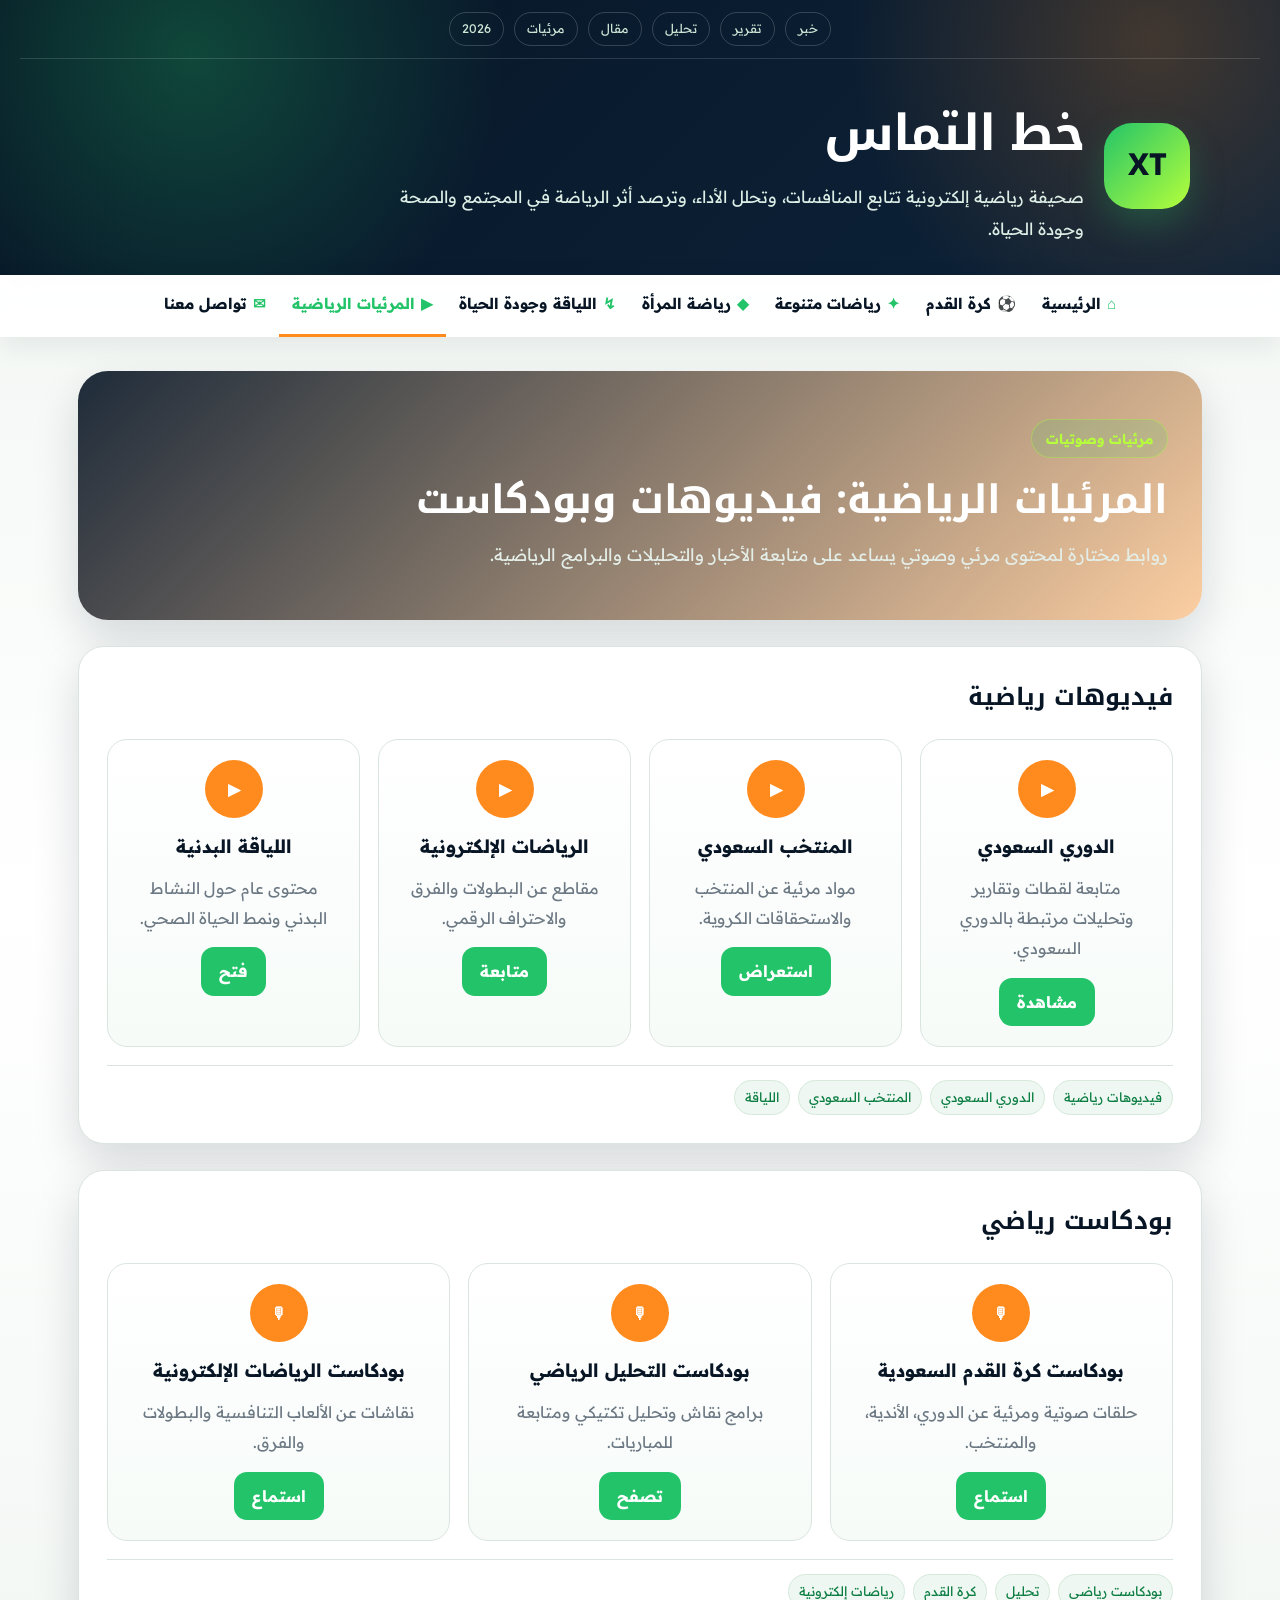
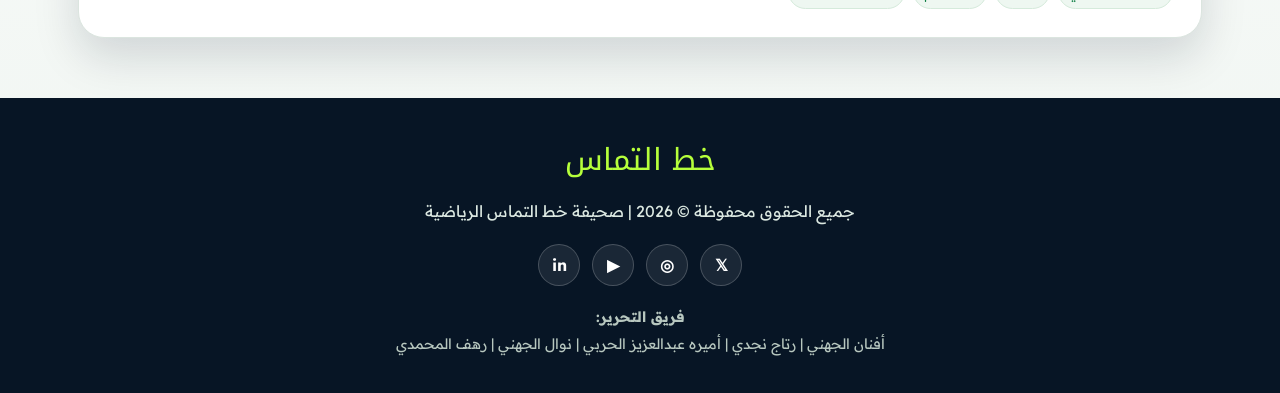
<file: media-1.html>
<!DOCTYPE html>
<html lang="ar" dir="rtl">
<head>
<meta charset="UTF-8">
<meta name="viewport" content="width=device-width, initial-scale=1.0">
<title>خط التماس | المرئيات الرياضية</title>
<meta name="description" content="صحيفة خط التماس الرياضية الإلكترونية: أخبار وتقارير وتحليلات رياضية حديثة.">
<link rel="stylesheet" href="style.css">
</head>
<body>
<header class="masthead">
    <div class="score-strip">
        <span>خبر</span>
        <span>تقرير</span>
        <span>تحليل</span>
        <span>مقال</span>
        <span>مرئيات</span>
        <span>2026</span>
    </div>
    <div class="brand-zone">
        <div class="brand-mark">XT</div>
        <div>
            <h1>خط التماس</h1>
            <p>صحيفة رياضية إلكترونية تتابع المنافسات، وتحلل الأداء، وترصد أثر الرياضة في المجتمع والصحة وجودة الحياة.</p>
        </div>
    </div>
</header>
<nav class="nav-field">
    <ul>
        <li><a href="index.html" class=""><span>⌂</span>الرئيسية</a></li>
<li><a href="football.html" class=""><span>⚽</span>كرة القدم</a></li>
<li><a href="sports.html" class=""><span>✦</span>رياضات متنوعة</a></li>
<li><a href="women.html" class=""><span>◆</span>رياضة المرأة</a></li>
<li><a href="fitness.html" class=""><span>↯</span>اللياقة وجودة الحياة</a></li>
<li><a href="media.html" class="active"><span>▶</span>المرئيات الرياضية</a></li>
<li><a href="contact.html" class=""><span>✉</span>تواصل معنا</a></li>
    </ul>
</nav>
<main>
<section class="page-hero media-bg">
    <span class="kicker">مرئيات وصوتيات</span>
    <h1>المرئيات الرياضية: فيديوهات وبودكاست</h1>
    <p>روابط مختارة لمحتوى مرئي وصوتي يساعد على متابعة الأخبار والتحليلات والبرامج الرياضية.</p>
</section>
<article class="article-shell media-shell">
<section class="visual-panel">
    <h2>فيديوهات رياضية</h2>
    <div class="video-grid">
        <div class="video-card"><div class="play">▶</div><h3>الدوري السعودي</h3><p>متابعة لقطات وتقارير وتحليلات مرتبطة بالدوري السعودي.</p><a href="https://www.youtube.com/results?search_query=%D8%A7%D9%84%D8%AF%D9%88%D8%B1%D9%8A+%D8%A7%D9%84%D8%B3%D8%B9%D9%88%D8%AF%D9%8A" target="_blank" rel="noopener noreferrer">مشاهدة</a></div>
        <div class="video-card"><div class="play">▶</div><h3>المنتخب السعودي</h3><p>مواد مرئية عن المنتخب والاستحقاقات الكروية.</p><a href="https://www.youtube.com/results?search_query=%D8%A7%D9%84%D9%85%D9%86%D8%AA%D8%AE%D8%A8+%D8%A7%D9%84%D8%B3%D8%B9%D9%88%D8%AF%D9%8A+%D9%83%D8%B1%D8%A9+%D8%A7%D9%84%D9%82%D8%AF%D9%85" target="_blank" rel="noopener noreferrer">استعراض</a></div>
        <div class="video-card"><div class="play">▶</div><h3>الرياضات الإلكترونية</h3><p>مقاطع عن البطولات والفرق والاحتراف الرقمي.</p><a href="https://www.youtube.com/results?search_query=Esports+World+Cup+Riyadh+2026" target="_blank" rel="noopener noreferrer">متابعة</a></div>
        <div class="video-card"><div class="play">▶</div><h3>اللياقة البدنية</h3><p>محتوى عام حول النشاط البدني ونمط الحياة الصحي.</p><a href="https://www.youtube.com/results?search_query=%D8%A7%D9%84%D9%84%D9%8A%D8%A7%D9%82%D8%A9+%D8%A7%D9%84%D8%A8%D8%AF%D9%86%D9%8A%D8%A9" target="_blank" rel="noopener noreferrer">فتح</a></div>
    </div>
    <div class="keywords"><span>فيديوهات رياضية</span><span>الدوري السعودي</span><span>المنتخب السعودي</span><span>اللياقة</span></div>
</section>

<section class="visual-panel">
    <h2>بودكاست رياضي</h2>
    <div class="video-grid">
        <div class="video-card"><div class="play">🎙</div><h3>بودكاست كرة القدم السعودية</h3><p>حلقات صوتية ومرئية عن الدوري، الأندية، والمنتخب.</p><a href="https://www.youtube.com/results?search_query=%D8%A8%D9%88%D8%AF%D9%83%D8%A7%D8%B3%D8%AA+%D8%B1%D9%8A%D8%A7%D8%B6%D9%8A+%D8%B3%D8%B9%D9%88%D8%AF%D9%8A+%D9%83%D8%B1%D8%A9+%D8%A7%D9%84%D9%82%D8%AF%D9%85" target="_blank" rel="noopener noreferrer">استماع</a></div>
        <div class="video-card"><div class="play">🎙</div><h3>بودكاست التحليل الرياضي</h3><p>برامج نقاش وتحليل تكتيكي ومتابعة للمباريات.</p><a href="https://www.youtube.com/results?search_query=%D8%A8%D9%88%D8%AF%D9%83%D8%A7%D8%B3%D8%AA+%D8%AA%D8%AD%D9%84%D9%8A%D9%84+%D8%B1%D9%8A%D8%A7%D8%B6%D9%8A" target="_blank" rel="noopener noreferrer">تصفح</a></div>
        <div class="video-card"><div class="play">🎙</div><h3>بودكاست الرياضات الإلكترونية</h3><p>نقاشات عن الألعاب التنافسية والبطولات والفرق.</p><a href="https://www.youtube.com/results?search_query=%D8%A8%D9%88%D8%AF%D9%83%D8%A7%D8%B3%D8%AA+%D8%A7%D9%84%D8%B1%D9%8A%D8%A7%D8%B6%D8%A7%D8%AA+%D8%A7%D9%84%D8%A5%D9%84%D9%83%D8%AA%D8%B1%D9%88%D9%86%D9%8A%D8%A9" target="_blank" rel="noopener noreferrer">استماع</a></div>
    </div>
    <div class="keywords"><span>بودكاست رياضي</span><span>تحليل</span><span>كرة القدم</span><span>رياضات إلكترونية</span></div>
</section>
</article>
</main>
<footer>
    <div class="footer-logo">خط التماس</div>
    <p>جميع الحقوق محفوظة &copy; 2026 | صحيفة خط التماس الرياضية</p>
    <div class="social-section">
        <a href="https://x.com/" target="_blank" rel="noopener noreferrer" aria-label="إكس">𝕏</a>
        <a href="https://www.instagram.com/" target="_blank" rel="noopener noreferrer" aria-label="إنستغرام">◎</a>
        <a href="https://www.youtube.com/" target="_blank" rel="noopener noreferrer" aria-label="يوتيوب">▶</a>
        <a href="https://www.linkedin.com/" target="_blank" rel="noopener noreferrer" aria-label="لينكدإن">in</a>
    </div>
    <p class="footer-team"><strong>فريق التحرير:</strong><br>أفنان الجهني | رتاج نجدي | أميره عبدالعزيز الحربي | نوال الجهني | رهف المحمدي</p>
</footer>

</body>
</html>
</file>
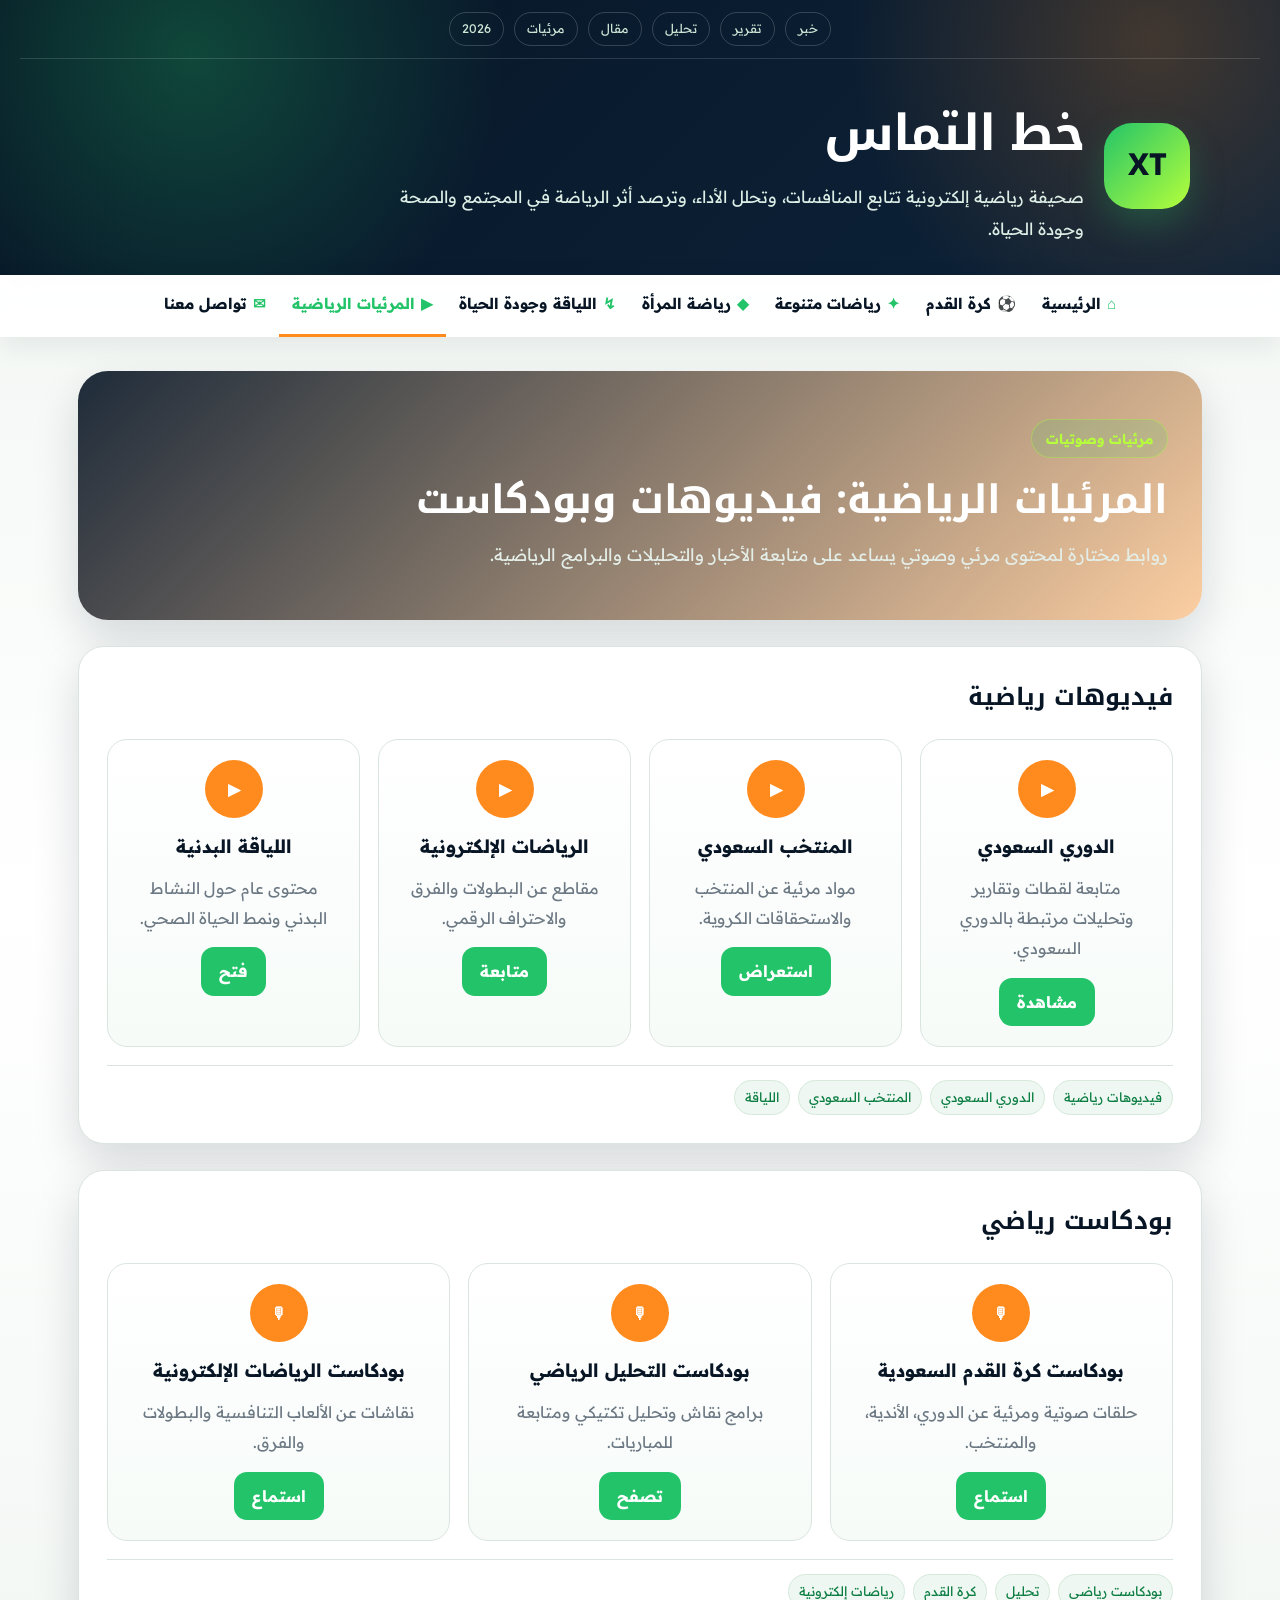
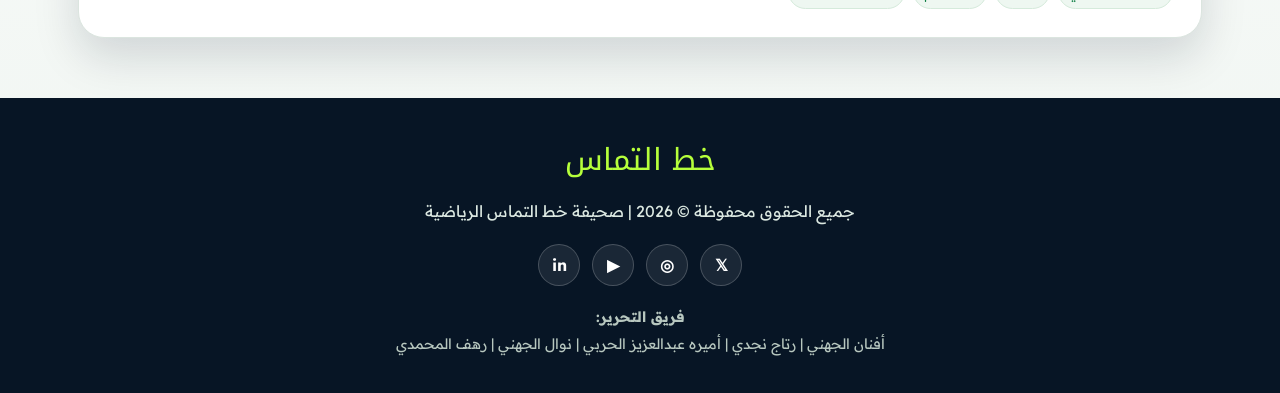
<file: media.html>
<!DOCTYPE html>
<html lang="ar" dir="rtl">
<head>
<meta charset="UTF-8">
<meta name="viewport" content="width=device-width, initial-scale=1.0">
<title>خط التماس | المرئيات الرياضية</title>
<meta name="description" content="صحيفة خط التماس الرياضية الإلكترونية: أخبار وتقارير وتحليلات رياضية حديثة.">
<link rel="stylesheet" href="style.css">
</head>
<body>
<header class="masthead">
    <div class="score-strip">
        <span>خبر</span>
        <span>تقرير</span>
        <span>تحليل</span>
        <span>مقال</span>
        <span>مرئيات</span>
        <span>2026</span>
    </div>
    <div class="brand-zone">
        <div class="brand-mark">XT</div>
        <div>
            <h1>خط التماس</h1>
            <p>صحيفة رياضية إلكترونية تتابع المنافسات، وتحلل الأداء، وترصد أثر الرياضة في المجتمع والصحة وجودة الحياة.</p>
        </div>
    </div>
</header>
<nav class="nav-field">
    <ul>
        <li><a href="index.html" class=""><span>⌂</span>الرئيسية</a></li>
<li><a href="football.html" class=""><span>⚽</span>كرة القدم</a></li>
<li><a href="sports.html" class=""><span>✦</span>رياضات متنوعة</a></li>
<li><a href="women.html" class=""><span>◆</span>رياضة المرأة</a></li>
<li><a href="fitness.html" class=""><span>↯</span>اللياقة وجودة الحياة</a></li>
<li><a href="media.html" class="active"><span>▶</span>المرئيات الرياضية</a></li>
<li><a href="contact.html" class=""><span>✉</span>تواصل معنا</a></li>
    </ul>
</nav>
<main>
<section class="page-hero media-bg">
    <span class="kicker">مرئيات وصوتيات</span>
    <h1>المرئيات الرياضية: فيديوهات وبودكاست</h1>
    <p>روابط مختارة لمحتوى مرئي وصوتي يساعد على متابعة الأخبار والتحليلات والبرامج الرياضية.</p>
</section>
<article class="article-shell media-shell">
<section class="visual-panel">
    <h2>فيديوهات رياضية</h2>
    <div class="video-grid">
        <div class="video-card"><div class="play">▶</div><h3>الدوري السعودي</h3><p>متابعة لقطات وتقارير وتحليلات مرتبطة بالدوري السعودي.</p><a href="https://www.youtube.com/results?search_query=%D8%A7%D9%84%D8%AF%D9%88%D8%B1%D9%8A+%D8%A7%D9%84%D8%B3%D8%B9%D9%88%D8%AF%D9%8A" target="_blank" rel="noopener noreferrer">مشاهدة</a></div>
        <div class="video-card"><div class="play">▶</div><h3>المنتخب السعودي</h3><p>مواد مرئية عن المنتخب والاستحقاقات الكروية.</p><a href="https://www.youtube.com/results?search_query=%D8%A7%D9%84%D9%85%D9%86%D8%AA%D8%AE%D8%A8+%D8%A7%D9%84%D8%B3%D8%B9%D9%88%D8%AF%D9%8A+%D9%83%D8%B1%D8%A9+%D8%A7%D9%84%D9%82%D8%AF%D9%85" target="_blank" rel="noopener noreferrer">استعراض</a></div>
        <div class="video-card"><div class="play">▶</div><h3>الرياضات الإلكترونية</h3><p>مقاطع عن البطولات والفرق والاحتراف الرقمي.</p><a href="https://www.youtube.com/results?search_query=Esports+World+Cup+Riyadh+2026" target="_blank" rel="noopener noreferrer">متابعة</a></div>
        <div class="video-card"><div class="play">▶</div><h3>اللياقة البدنية</h3><p>محتوى عام حول النشاط البدني ونمط الحياة الصحي.</p><a href="https://www.youtube.com/results?search_query=%D8%A7%D9%84%D9%84%D9%8A%D8%A7%D9%82%D8%A9+%D8%A7%D9%84%D8%A8%D8%AF%D9%86%D9%8A%D8%A9" target="_blank" rel="noopener noreferrer">فتح</a></div>
    </div>
    <div class="keywords"><span>فيديوهات رياضية</span><span>الدوري السعودي</span><span>المنتخب السعودي</span><span>اللياقة</span></div>
</section>

<section class="visual-panel">
    <h2>بودكاست رياضي</h2>
    <div class="video-grid">
        <div class="video-card"><div class="play">🎙</div><h3>بودكاست كرة القدم السعودية</h3><p>حلقات صوتية ومرئية عن الدوري، الأندية، والمنتخب.</p><a href="https://www.youtube.com/results?search_query=%D8%A8%D9%88%D8%AF%D9%83%D8%A7%D8%B3%D8%AA+%D8%B1%D9%8A%D8%A7%D8%B6%D9%8A+%D8%B3%D8%B9%D9%88%D8%AF%D9%8A+%D9%83%D8%B1%D8%A9+%D8%A7%D9%84%D9%82%D8%AF%D9%85" target="_blank" rel="noopener noreferrer">استماع</a></div>
        <div class="video-card"><div class="play">🎙</div><h3>بودكاست التحليل الرياضي</h3><p>برامج نقاش وتحليل تكتيكي ومتابعة للمباريات.</p><a href="https://www.youtube.com/results?search_query=%D8%A8%D9%88%D8%AF%D9%83%D8%A7%D8%B3%D8%AA+%D8%AA%D8%AD%D9%84%D9%8A%D9%84+%D8%B1%D9%8A%D8%A7%D8%B6%D9%8A" target="_blank" rel="noopener noreferrer">تصفح</a></div>
        <div class="video-card"><div class="play">🎙</div><h3>بودكاست الرياضات الإلكترونية</h3><p>نقاشات عن الألعاب التنافسية والبطولات والفرق.</p><a href="https://www.youtube.com/results?search_query=%D8%A8%D9%88%D8%AF%D9%83%D8%A7%D8%B3%D8%AA+%D8%A7%D9%84%D8%B1%D9%8A%D8%A7%D8%B6%D8%A7%D8%AA+%D8%A7%D9%84%D8%A5%D9%84%D9%83%D8%AA%D8%B1%D9%88%D9%86%D9%8A%D8%A9" target="_blank" rel="noopener noreferrer">استماع</a></div>
    </div>
    <div class="keywords"><span>بودكاست رياضي</span><span>تحليل</span><span>كرة القدم</span><span>رياضات إلكترونية</span></div>
</section>
</article>
</main>
<footer>
    <div class="footer-logo">خط التماس</div>
    <p>جميع الحقوق محفوظة &copy; 2026 | صحيفة خط التماس الرياضية</p>
    <div class="social-section">
        <a href="https://x.com/" target="_blank" rel="noopener noreferrer" aria-label="إكس">𝕏</a>
        <a href="https://www.instagram.com/" target="_blank" rel="noopener noreferrer" aria-label="إنستغرام">◎</a>
        <a href="https://www.youtube.com/" target="_blank" rel="noopener noreferrer" aria-label="يوتيوب">▶</a>
        <a href="https://www.linkedin.com/" target="_blank" rel="noopener noreferrer" aria-label="لينكدإن">in</a>
    </div>
    <p class="footer-team"><strong>فريق التحرير:</strong><br>أفنان الجهني | رتاج نجدي | أميره عبدالعزيز الحربي | نوال الجهني | رهف المحمدي</p>
</footer>

</body>
</html>
</file>
<file: style.css>
@import url('https://fonts.googleapis.com/css2?family=Readex+Pro:wght@400;500;700&family=Noto+Kufi+Arabic:wght@600;700;800&display=swap');

:root {
    --navy:#071525;
    --navy2:#0d233a;
    --green:#23c469;
    --lime:#b6ff3b;
    --orange:#ff8a1d;
    --white:#ffffff;
    --soft:#f3f7f5;
    --ink:#101820;
    --muted:#6c7883;
    --line:#dbe5df;
    --shadow:0 18px 45px rgba(7,21,37,.15);
}

* { box-sizing:border-box; margin:0; padding:0; }

body {
    direction:rtl;
    text-align:right;
    background:linear-gradient(180deg,#eef4f0 0%,#ffffff 45%,#eef4f0 100%);
    color:var(--ink);
    font-family:'Readex Pro',Tahoma,Arial,sans-serif;
    line-height:1.9;
}

a { text-decoration:none; }

.masthead {
    background:
        radial-gradient(circle at 15% 20%, rgba(35,196,105,.28), transparent 28%),
        radial-gradient(circle at 90% 15%, rgba(255,138,29,.22), transparent 26%),
        linear-gradient(135deg,var(--navy),var(--navy2));
    color:var(--white);
    padding:0 20px 30px;
    overflow:hidden;
    position:relative;
}

.score-strip {
    display:flex;
    justify-content:center;
    gap:10px;
    flex-wrap:wrap;
    padding:12px 0;
    border-bottom:1px solid rgba(255,255,255,.14);
}

.score-strip span {
    font-size:.78rem;
    color:#cce6d6;
    border:1px solid rgba(255,255,255,.18);
    border-radius:999px;
    padding:4px 12px;
}

.brand-zone {
    max-width:1100px;
    margin:28px auto 0;
    display:flex;
    align-items:center;
    gap:20px;
}

.brand-mark {
    width:86px;
    height:86px;
    border-radius:28px;
    background:linear-gradient(135deg,var(--green),var(--lime));
    color:var(--navy);
    display:flex;
    align-items:center;
    justify-content:center;
    font-family:'Noto Kufi Arabic',sans-serif;
    font-weight:800;
    font-size:1.9rem;
    box-shadow:0 15px 35px rgba(35,196,105,.25);
}

.brand-zone h1 {
    font-family:'Noto Kufi Arabic',sans-serif;
    font-size:3.1rem;
    letter-spacing:-1px;
}

.brand-zone p {
    max-width:720px;
    color:#dceee5;
    font-size:1.05rem;
}

.nav-field {
    background:rgba(255,255,255,.92);
    backdrop-filter:blur(14px);
    position:sticky;
    top:0;
    z-index:20;
    box-shadow:0 8px 28px rgba(7,21,37,.08);
}

.nav-field ul {
    list-style:none;
    display:flex;
    justify-content:center;
    flex-wrap:wrap;
    max-width:1180px;
    margin:auto;
}

.nav-field a {
    color:var(--navy);
    display:flex;
    align-items:center;
    gap:6px;
    padding:15px 13px;
    font-size:.95rem;
    font-weight:700;
    border-bottom:3px solid transparent;
}

.nav-field a span { color:var(--green); font-weight:800; }

.nav-field a.active,
.nav-field a:hover {
    border-bottom-color:var(--orange);
    color:var(--green);
}

main {
    max-width:1160px;
    margin:34px auto;
    padding:0 18px;
}

.lead-arena {
    display:grid;
    grid-template-columns:1fr 1fr;
    gap:28px;
    align-items:center;
    background:var(--navy);
    color:var(--white);
    border-radius:30px;
    padding:34px;
    box-shadow:var(--shadow);
    overflow:hidden;
}

.kicker {
    display:inline-block;
    background:rgba(35,196,105,.14);
    color:var(--lime);
    border:1px solid rgba(182,255,59,.35);
    padding:6px 14px;
    border-radius:999px;
    font-size:.85rem;
    font-weight:700;
    margin-bottom:14px;
}

.lead-copy h2 {
    font-family:'Noto Kufi Arabic',sans-serif;
    font-size:2.8rem;
    line-height:1.35;
    margin-bottom:14px;
}

.lead-copy p {
    color:#e3eee8;
    margin-bottom:13px;
    text-align:justify;
}

.action-link {
    display:inline-block;
    margin-top:10px;
    background:var(--orange);
    color:#fff;
    padding:12px 22px;
    border-radius:14px;
    font-weight:700;
}

.lead-visual { position:relative; }

.lead-visual img {
    width:100%;
    height:390px;
    object-fit:cover;
    border-radius:26px;
    filter:saturate(1.08);
}

.floating-card {
    position:absolute;
    bottom:18px;
    right:18px;
    background:rgba(255,255,255,.92);
    color:var(--navy);
    border-radius:18px;
    padding:14px 18px;
    box-shadow:var(--shadow);
}

.floating-card strong {
    display:block;
    color:var(--green);
    font-size:1.2rem;
}

.dashboard {
    display:grid;
    grid-template-columns:repeat(3,1fr);
    gap:18px;
    margin:26px 0;
}

.dash-item {
    background:#fff;
    border:1px solid var(--line);
    border-radius:22px;
    padding:22px;
    box-shadow:0 12px 30px rgba(7,21,37,.06);
}

.dash-item strong {
    display:block;
    color:var(--navy);
    font-size:1.35rem;
    margin-bottom:4px;
}

.dash-item span { color:var(--muted); }

.section-title {
    margin:42px 0 22px;
    display:flex;
    align-items:end;
    justify-content:space-between;
    gap:18px;
    border-right:7px solid var(--green);
    padding-right:18px;
}

.section-title span {
    color:var(--orange);
    font-weight:700;
}

.section-title h2 {
    font-family:'Noto Kufi Arabic',sans-serif;
    color:var(--navy);
    font-size:1.9rem;
}

.portal-grid {
    display:grid;
    grid-template-columns:repeat(auto-fit,minmax(245px,1fr));
    gap:22px;
}

.portal-grid article {
    background:#fff;
    border-radius:24px;
    overflow:hidden;
    box-shadow:var(--shadow);
    border:1px solid rgba(7,21,37,.06);
}

.portal-grid img {
    width:100%;
    height:190px;
    object-fit:cover;
}

.portal-grid div { padding:20px; }

.portal-grid span {
    color:var(--orange);
    font-size:1.6rem;
}

.portal-grid h3 {
    font-family:'Noto Kufi Arabic',sans-serif;
    color:var(--navy);
    font-size:1.3rem;
}

.portal-grid p {
    color:var(--muted);
    font-size:.98rem;
    margin:8px 0 16px;
}

.portal-grid a {
    color:var(--green);
    font-weight:700;
}

.page-hero {
    border-radius:30px;
    padding:48px 34px;
    color:#fff;
    background:linear-gradient(135deg,rgba(7,21,37,.92),rgba(13,35,58,.82)),url('https://images.unsplash.com/photo-1522778119026-d647f0596c20?auto=format&fit=crop&w=1500&q=80') center/cover;
    box-shadow:var(--shadow);
}

.page-hero h1 {
    font-family:'Noto Kufi Arabic',sans-serif;
    font-size:2.45rem;
    line-height:1.45;
    max-width:880px;
}

.page-hero p {
    max-width:850px;
    color:#e4eee8;
    font-size:1.08rem;
    margin-top:10px;
}

.sports-bg {
    background:linear-gradient(135deg,rgba(7,21,37,.9),rgba(35,196,105,.45)),url('https://images.unsplash.com/photo-1519861155730-0b5fbf0dd889?auto=format&fit=crop&w=1500&q=80') center/cover;
}

.women-bg {
    background:linear-gradient(135deg,rgba(7,21,37,.9),rgba(255,138,29,.34)),url('https://images.unsplash.com/photo-1517927033932-b3d18e61fb3a?auto=format&fit=crop&w=1500&q=80') center/cover;
}

.fitness-bg {
    background:linear-gradient(135deg,rgba(7,21,37,.9),rgba(35,196,105,.36)),url('https://images.unsplash.com/photo-1500530855697-b586d89ba3ee?auto=format&fit=crop&w=1500&q=80') center/cover;
}

.media-bg {
    background:linear-gradient(135deg,rgba(7,21,37,.9),rgba(255,138,29,.4)),url('https://images.unsplash.com/photo-1461896836934-ffe607ba8211?auto=format&fit=crop&w=1500&q=80') center/cover;
}

.contact-bg {
    background:linear-gradient(135deg,rgba(7,21,37,.9),rgba(35,196,105,.38)),url('https://images.unsplash.com/photo-1507874457470-272b3c8d8ee2?auto=format&fit=crop&w=1500&q=80') center/cover;
}

.article-shell {
    margin-top:26px;
    display:grid;
    gap:26px;
}

.long-read {
    background:#fff;
    border:1px solid var(--line);
    border-radius:28px;
    padding:28px;
    box-shadow:0 14px 34px rgba(7,21,37,.07);
}

.read-head {
    display:flex;
    align-items:center;
    gap:12px;
    flex-wrap:wrap;
    margin-bottom:16px;
}

.read-head span {
    background:var(--navy);
    color:var(--lime);
    border-radius:999px;
    padding:6px 14px;
    font-size:.84rem;
}

.read-head h2 {
    font-family:'Noto Kufi Arabic',sans-serif;
    color:var(--navy);
    font-size:1.65rem;
}

.long-read img {
    width:100%;
    height:350px;
    object-fit:cover;
    border-radius:22px;
    margin-bottom:20px;
}

.long-read p {
    color:#37424a;
    margin-bottom:14px;
    text-align:justify;
    font-size:1.04rem;
}

.long-read p a {
    color:#0b7d42;
    font-weight:700;
    border-bottom:1px dotted #0b7d42;
}

.keywords {
    border-top:1px solid var(--line);
    padding-top:14px;
    margin-top:18px;
    display:flex;
    gap:8px;
    flex-wrap:wrap;
    align-items:center;
}

.keywords span {
    background:#eef7f1;
    color:#0b7d42;
    border:1px solid #d5eadb;
    border-radius:999px;
    padding:4px 10px;
    font-size:.82rem;
}

.visual-panel {
    background:#fff;
    border-radius:26px;
    padding:28px;
    box-shadow:var(--shadow);
    border:1px solid var(--line);
}

.visual-panel h2 {
    font-family:'Noto Kufi Arabic',sans-serif;
    color:var(--navy);
    margin-bottom:18px;
}

.video-grid {
    display:grid;
    grid-template-columns:repeat(auto-fit,minmax(220px,1fr));
    gap:18px;
}

.video-card {
    background:linear-gradient(180deg,#ffffff,#f6fbf8);
    border:1px solid var(--line);
    border-radius:20px;
    padding:20px;
    text-align:center;
}

.video-card h3 {
    color:var(--navy);
    font-size:1.15rem;
}

.video-card p {
    color:var(--muted);
    margin-top:8px;
}

.play {
    width:58px;
    height:58px;
    border-radius:50%;
    margin:0 auto 12px;
    background:var(--orange);
    color:#fff;
    display:flex;
    align-items:center;
    justify-content:center;
    font-weight:800;
}

.video-card a {
    display:inline-block;
    margin-top:14px;
    background:var(--green);
    color:#fff;
    padding:9px 18px;
    border-radius:13px;
    font-weight:700;
}

.contact-layout {
    display:grid;
    grid-template-columns:1.15fr .85fr;
    gap:24px;
    margin-top:26px;
}

.contact-card,
.team-card {
    background:#fff;
    border-radius:28px;
    padding:28px;
    box-shadow:var(--shadow);
    border:1px solid var(--line);
}

.contact-card label {
    display:block;
    color:var(--navy);
    font-weight:700;
    margin:12px 0 6px;
}

.contact-card input,
.contact-card textarea {
    width:100%;
    border:1px solid var(--line);
    border-radius:14px;
    padding:13px 14px;
    font-family:inherit;
    font-size:1rem;
    background:#fbfdfc;
}

.contact-card input:focus,
.contact-card textarea:focus {
    outline:none;
    border-color:var(--green);
}

.contact-card button {
    width:100%;
    margin-top:16px;
    border:0;
    background:var(--orange);
    color:#fff;
    border-radius:16px;
    padding:14px;
    font-weight:800;
    font-size:1.05rem;
    cursor:pointer;
}

.team-card h2 {
    font-family:'Noto Kufi Arabic',sans-serif;
    color:var(--navy);
    margin-bottom:16px;
}

.team-card ul { list-style:none; }

.team-card li {
    background:#f6fbf8;
    border:1px solid var(--line);
    border-radius:18px;
    padding:14px 16px;
    margin-bottom:12px;
}

.team-card strong {
    display:block;
    color:var(--navy);
}

.team-card span {
    color:var(--green);
    font-weight:700;
}

.references-line {
    margin:22px auto 0;
    font-size:.76rem;
    color:#6f7b84;
    text-align:center;
}

.references-line a {
    font-size:.76rem;
    color:var(--navy);
    font-weight:700;
}

footer {
    margin-top:60px;
    background:var(--navy);
    color:#dbe8e1;
    padding:34px 20px;
    text-align:center;
}

.footer-logo {
    font-family:'Noto Kufi Arabic',sans-serif;
    font-size:1.9rem;
    color:var(--lime);
    margin-bottom:6px;
}

.social-section {
    display:flex;
    gap:12px;
    justify-content:center;
    margin:18px 0;
}

.social-section a {
    width:42px;
    height:42px;
    border-radius:50%;
    display:flex;
    align-items:center;
    justify-content:center;
    background:rgba(255,255,255,.08);
    color:#fff;
    border:1px solid rgba(255,255,255,.2);
    font-weight:800;
}

.footer-team {
    font-size:.9rem;
    color:#b7c7bf;
}

@media(max-width:800px) {
    .brand-zone { align-items:flex-start; }
    .brand-zone h1 { font-size:2.25rem; }
    .brand-mark { width:70px; height:70px; font-size:1.45rem; }
    .nav-field a { font-size:.86rem; padding:11px 8px; }
    main { padding:0 12px; margin:24px auto; }
    .lead-arena,
    .contact-layout { grid-template-columns:1fr; }
    .lead-arena { padding:24px; border-radius:24px; }
    .lead-copy h2,
    .page-hero h1 { font-size:1.85rem; }
    .lead-visual img,
    .long-read img { height:245px; }
    .dashboard { grid-template-columns:1fr; }
    .section-title { display:block; }
    .long-read,
    .visual-panel,
    .contact-card,
    .team-card { padding:20px; }
}
</file>
